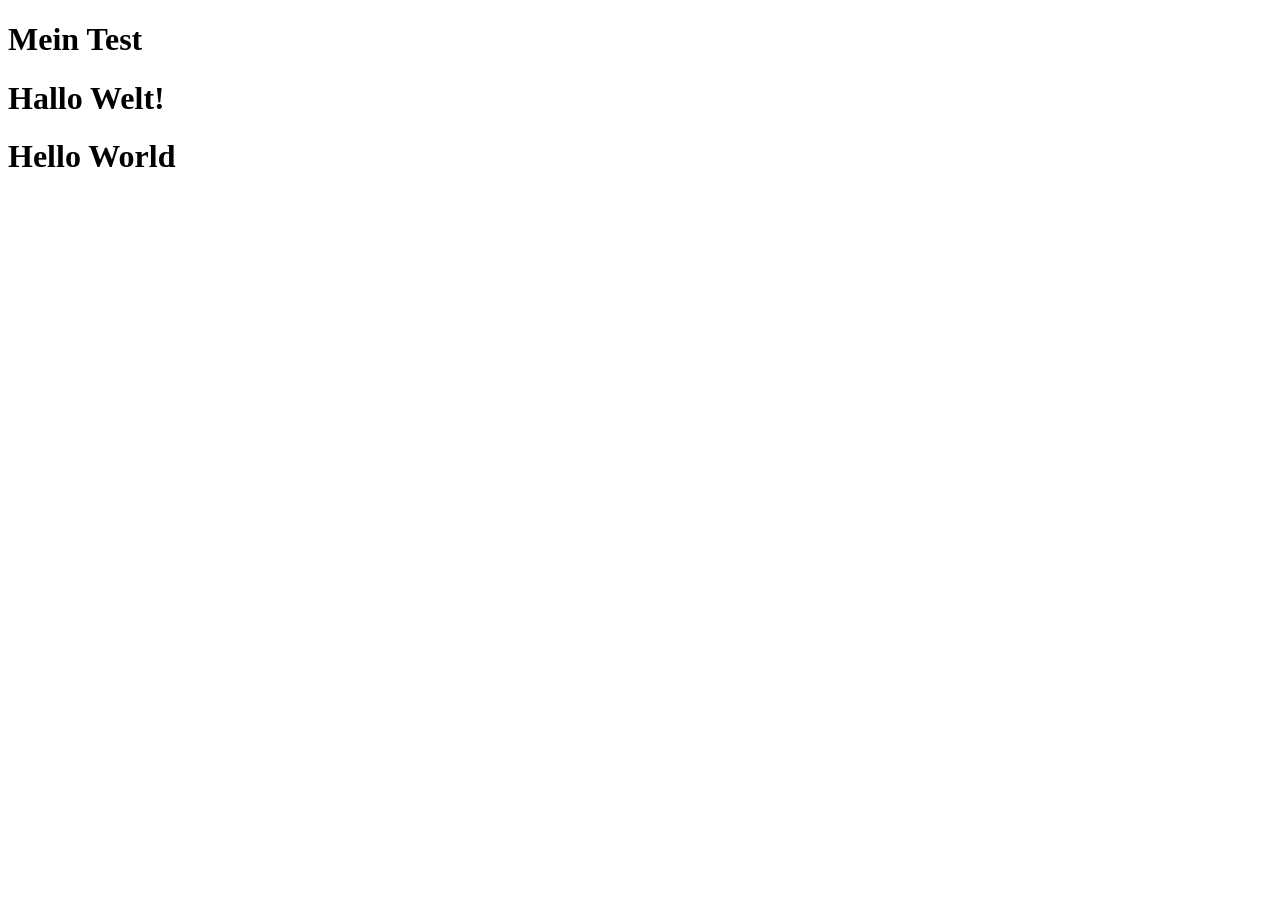
<file: index.html>
<!DOCTYPE html>
<html lang="en">
<head>
    <meta charset="UTF-8">
    <meta name="viewport" content="width=device-width, initial-scale=1.0">
     <title>Document</title>
</head>

<body>
<h1>Mein Test</h1>    
 <h1>Hallo Welt!</h1>
 <h1>Hello World</h1>
</body>
</html>
</file>
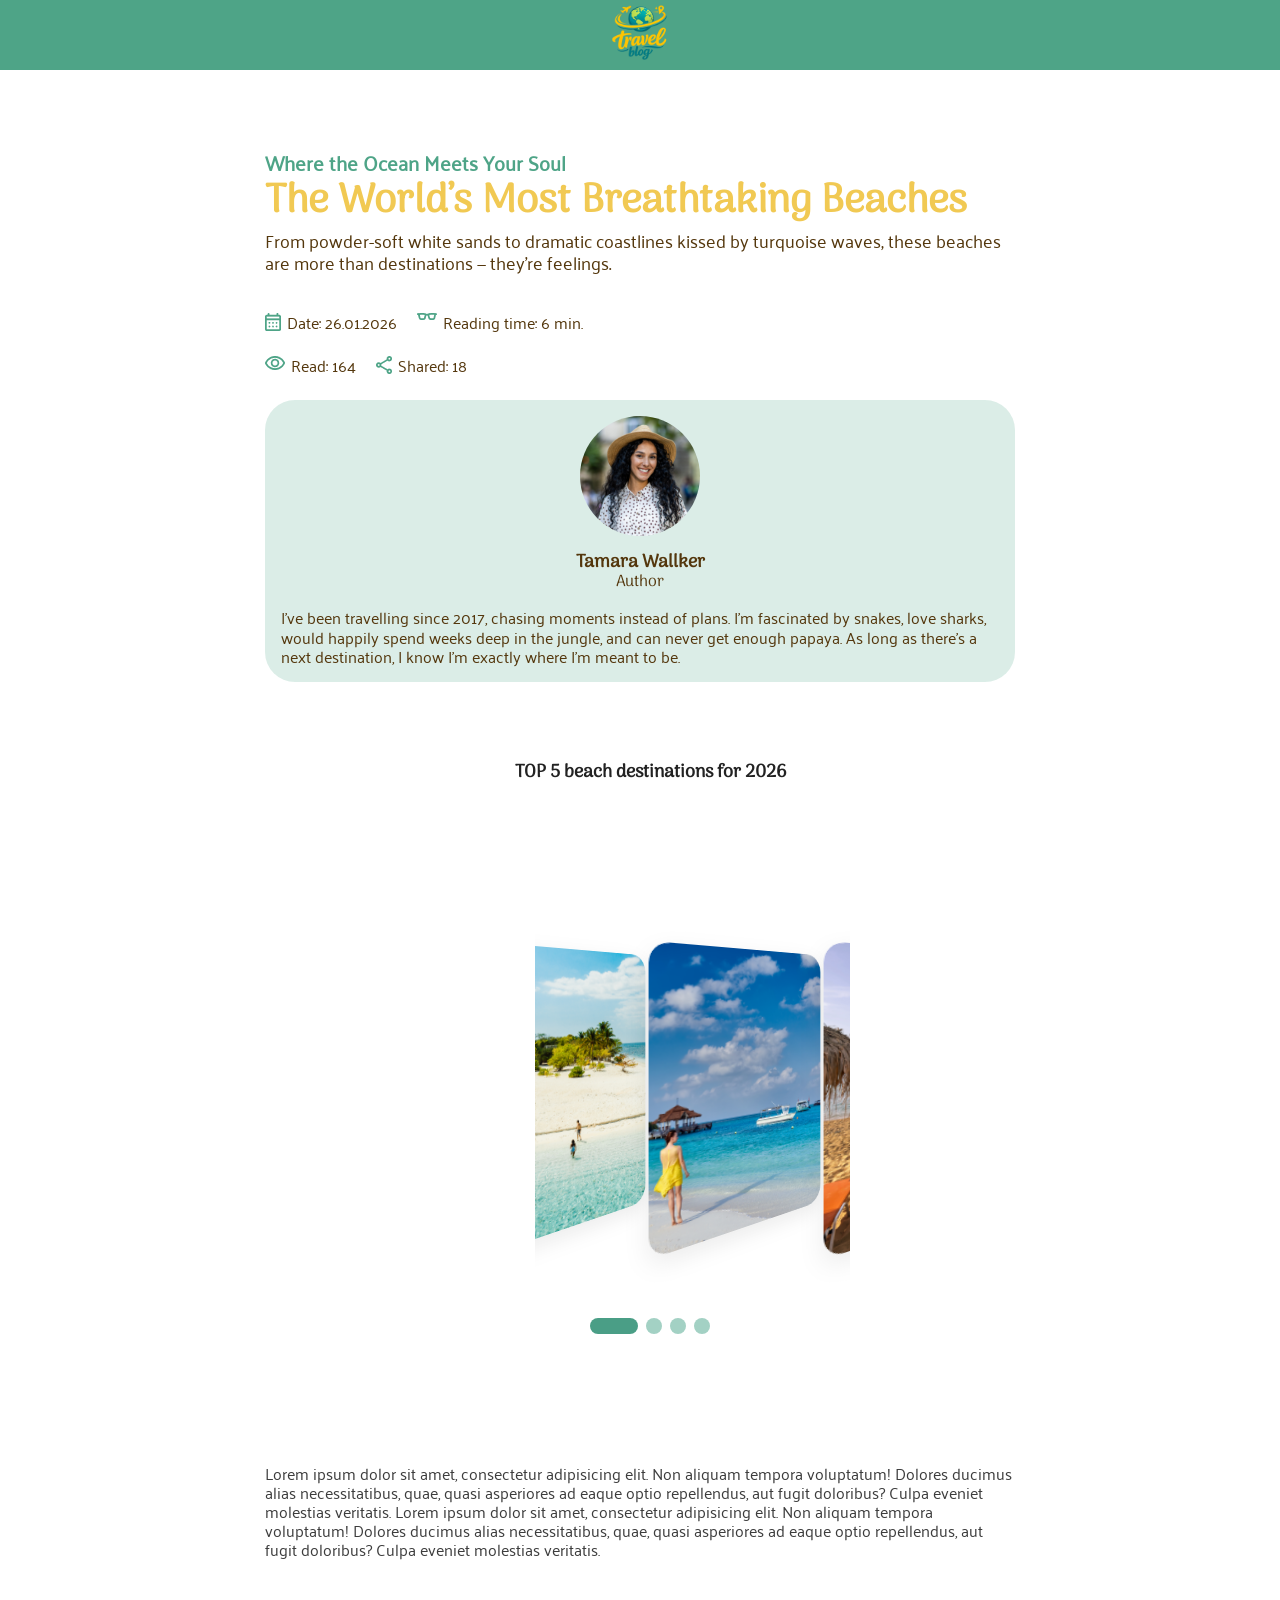
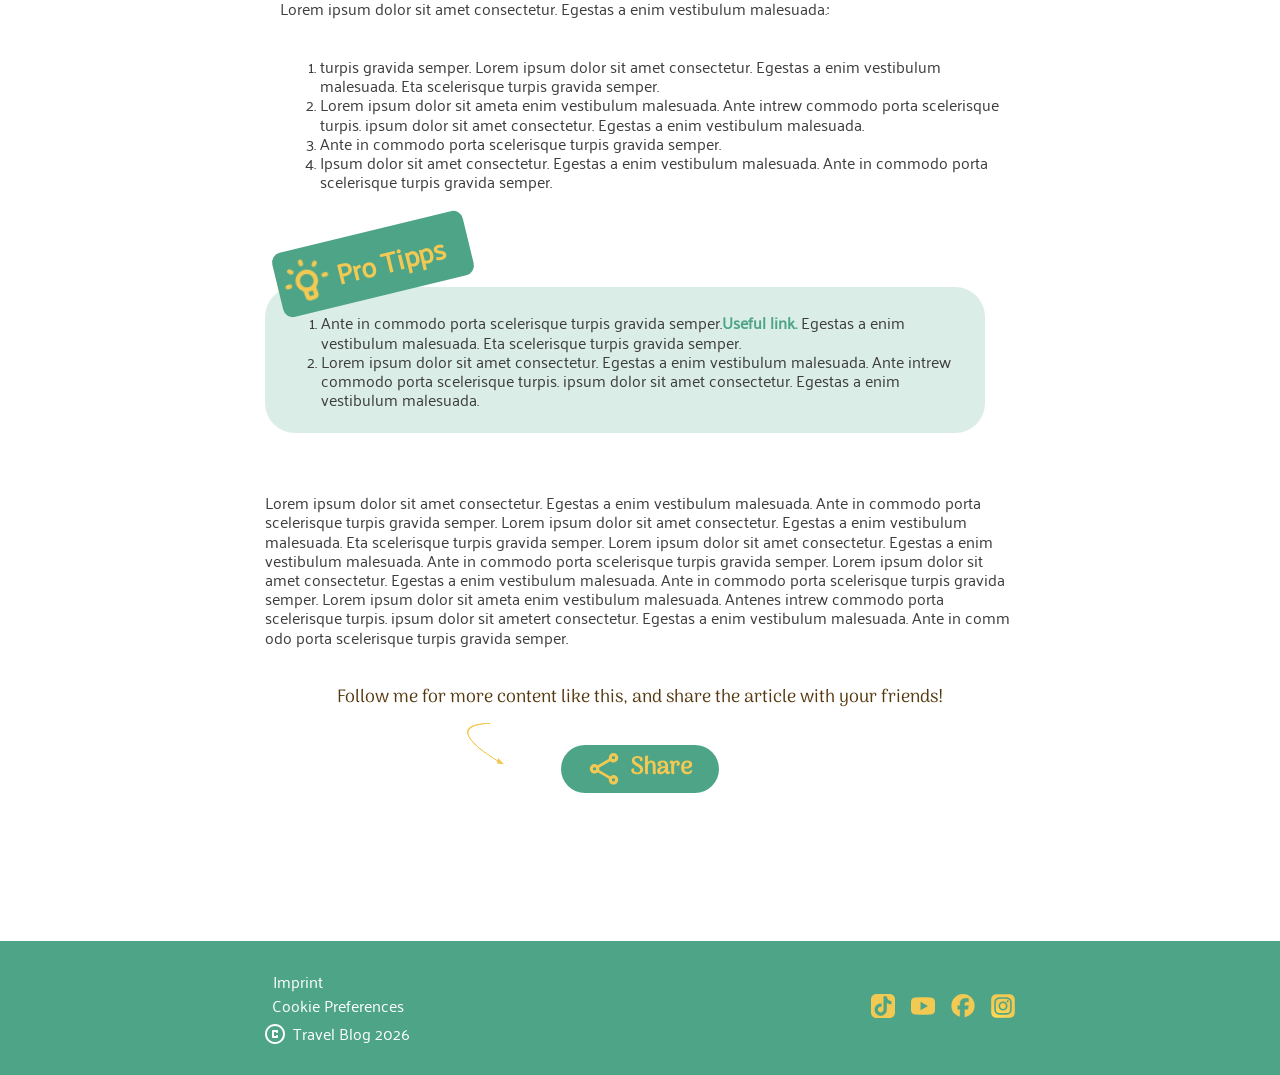
<file: article_01.html>
<!DOCTYPE html>
<html lang="en">

<head>
    <meta charset="UTF-8">
    <meta name="viewport" content="width=device-width, initial-scale=1.0">
    <title>Article_01</title>
    <link rel="stylesheet" href="./article_01_style.css">
    <link rel="icon" type="image/png" href="./assets/icon/travel_blog_icon.svg">
</head>

<body>
    <section class="navbar">
        <div class="container">
            <div class="nav">
                <a href="homepage.html">
                    <img src="./assets/icon/travel_blog_icon.svg" alt="Logo" class="logo">
                </a>
                <ul class="nav-links">
                    <li><a href="homepage.html#highlights-id">
                            <div class="links">
                                <p class="links-text">Highlights</p><img class="links-underline"
                                    src="./assets/icon/hover_highlights_linie.png">
                            </div>
                        </a></li>
                    <li><a href="homepage.html#faQ-id">
                            <div class="links">
                                <p class="links-text">FAQ</p><img class="links-underline"
                                    style="width: 54.42px; height: 4.87px;    margin-top: -5px;"
                                    src="./assets/icon/hover_faq_linie.png">
                            </div>
                        </a></li>
                    <li><a href="homepage.html#contact-id">
                            <div class="links">
                                <p class="links-text">Contact</p><img class="links-underline"
                                    src="./assets/icon/hover_contact_linie.png">
                            </div>
                        </a></li>
                    <!-- <li><a href="">FAQ</a></li>
                    <li><a href="">Contact</a></li> -->
                </ul>
            </div>
        </div>
    </section>
    <main class="main">
        <section class="content">
            <section class="definition">
                <div class="definition-text">
                    <div class="definition-text-frame">
                        <p class="header">
                            Where the Ocean Meets Your Soul
                        </p>
                        <h1>
                            The World’s Most Breathtaking Beaches
                        </h1>
                        <p class="p-content">
                            From powder-soft white sands to dramatic coastlines kissed by turquoise waves, these beaches
                            are
                            more
                            than destinations — they’re feelings.
                        </p>
                    </div>

                    <div class="definition-info">

                        <div class="definition-line">

                            <div class="definition-info-item">
                                <img src="./assets/icon/calendar_month.png" alt="calendar" class="article-img-calendar">
                                <p class="article-text">Date: 26.01.2026</p>
                            </div>
                            <div class="definition-info-item">
                                <img src="./assets/icon/eyeglasses_2.png" alt="reading_time"
                                    class="article-img-reading">
                                <p class="article-text">Reading time: 6 min.</p>
                            </div>
                        </div>

                        <div class="definition-line">

                            <div class="definition-info-item">
                                <img src="./assets/icon/visibility.png" alt="views" class="article-img-views">
                                <p class="article-text">Read: 164</p>
                            </div>
                            <div class="definition-info-item">
                                <img src="./assets/icon/share.png" alt="shared" class="article-img-shared">
                                <p class="article-text">Shared: 18</p>
                            </div>

                        </div>
                    </div>
                </div>
                <div class="definition-card">
                    <img src="./assets/icon/Person_Profile_Picture_01_icon.svg" alt="profile" class="card-img">
                    <div class="card-title">
                        <p class="card-name">Tamara Wallker</p>
                        <p class="card-title">Author</p>
                    </div>
                    <div class="card-text">
                        <p>
                            I’ve been travelling since 2017, chasing moments instead of plans.
                            I’m fascinated by snakes, love sharks, would happily spend weeks deep in the jungle, and can
                            never
                            get enough papaya. As long as there’s a next destination, I know I’m exactly where I’m meant
                            to
                            be.
                        </p>
                    </div>
                </div>
            </section>

            <section class="slider">
                <h4 class="slider-title">TOP 5 beach destinations for 2026</h4>

                <div class="slider-container">
                    <!-- Gizli Kontrol Butonları -->
                    <input type="radio" name="slider" id="slide1" checked>
                    <input type="radio" name="slider" id="slide2">
                    <input type="radio" name="slider" id="slide3">
                    <input type="radio" name="slider" id="slide4">
                    <!-- <input type="radio" name="slider" id="slide5"> -->
                    <!-- Görsel İçerik Alanı -->
                    <div class="slider-window">
                        <div class="slider-content">

                            <div class="slider-element"><img src="./assets/img/Beach_01.jpg" alt="Beach_01"></div>
                            <div class="slider-element"><img src="./assets/img/Beach_02.jpg" alt="Beach_02"></div>
                            <div class="slider-element"><img src="./assets/img/Beach_03.jpg" alt="Beach_03"></div>
                            <div class="slider-element"><img src="./assets/img/Beach_04.jpg" alt="Beach_04"></div>
                            <div class="slider-element"><img src="./assets/img/Ozean.jpg" alt="Beach_05"></div>
                        </div>

                    </div>
                     <!-- HTML Label Etiketleri (Tıklanabilir Butonlar) -->
        <div class="slider-nav">
            <label for="slide1"></label>
            <label for="slide2"></label>
            <label for="slide3"></label>
            <label for="slide4"></label>
            <!-- <label for="slide5"></label> -->
        </div>

    </div>

            </section>

            <article class="info">
                Lorem ipsum dolor sit amet, consectetur adipisicing elit.
                Non aliquam tempora voluptatum! Dolores ducimus alias
                necessitatibus, quae, quasi
                asperiores ad eaque optio repellendus, aut
                fugit doloribus? Culpa eveniet molestias veritatis.
                Lorem ipsum dolor sit amet, consectetur adipisicing elit.
                Non aliquam tempora voluptatum! Dolores ducimus alias
                necessitatibus, quae, quasi
                asperiores ad eaque optio repellendus, aut
                fugit doloribus? Culpa eveniet molestias veritatis.

            </article>

            <article class="info-list">
                <p>Lorem ipsum dolor sit amet consectetur. Egestas a enim vestibulum malesuada.:</p>
                <br>
                <br>
                <ol>
                    <li>turpis gravida <span>semper.</span> Lorem ipsum dolor sit amet consectetur. Egestas a enim
                        vestibulum malesuada. Eta scelerisque turpis gravida semper. </li>
                    <li><span>Lorem ipsum</span> dolor sit ameta enim vestibulum malesuada. Ante intrew commodo porta
                        scelerisque turpis. ipsum dolor sit amet consectetur. Egestas a enim vestibulum malesuada. </li>
                    <li>Ante in commodo porta <span>scelerisque</span> turpis gravida semper. </li>
                    <li>Ipsum dolor sit amet consectetur. Egestas a enim vestibulum malesuada. Ante in commodo porta
                        scelerisque turpis gravida semper. </li>
                </ol>
            </article>

            <div class="pro-tipps">
                <div class="pro-tipps-title">
                    <img src="./assets/icon/pro-tipp.png" alt="tipps" class="pro-tipps-img">
                    <p>Pro Tipps</p>
                </div>
                <div class="pro-tipps-list">
                    <ol>
                        <li>Ante in commodo porta scelerisque turpis gravida semper.<span>Useful link.</span> Egestas a
                            enim
                            vestibulum malesuada. Eta scelerisque turpis gravida semper. </li>
                        <li>Lorem ipsum dolor sit amet consectetur. Egestas a enim vestibulum malesuada. Ante intrew
                            commodo porta scelerisque turpis. ipsum dolor sit amet consectetur. Egestas a enim
                            vestibulum malesuada. </li>
                    </ol>
                </div>
            </div>

            <article class="info">
                Lorem ipsum dolor sit amet consectetur. Egestas a enim vestibulum malesuada. Ante in commodo porta
                scelerisque turpis gravida semper. Lorem ipsum dolor sit amet consectetur. Egestas a enim vestibulum
                malesuada. Eta scelerisque turpis gravida semper. Lorem ipsum dolor sit amet consectetur.
                Egestas a enim vestibulum malesuada. Ante in commodo porta scelerisque turpis gravida semper. Lorem
                ipsum dolor sit amet consectetur. Egestas a enim vestibulum malesuada. Ante in commodo porta scelerisque
                turpis gravida semper. Lorem ipsum dolor sit ameta enim vestibulum malesuada. Antenes intrew commodo
                porta scelerisque turpis. ipsum dolor sit ametert consectetur. Egestas a enim vestibulum malesuada. Ante
                in comm odo porta scelerisque turpis gravida semper.

            </article>

            <div class="follow-and-share">
                <p class="follow-text">Follow me for more content like this, and share the article with your friends!
                </p>
                <img src="./assets/icon/arrow.png" alt="arrow" class="follow-arrow">


                <div class="share-buttons">
                    <!-- <div class="share-main"> -->
                    <div class="share-button">
                        <a href="">

                            <img src="./assets/icon/share_yellow_icon.svg" alt="share" class="share-img">
                            <p class="share-text">Share</p>

                        </a>
                    </div>
                    <div class="share-popup-links">
                        <div class="share-icon">
                            <img src="./assets/icon/share.png">
                        </div>
                        <div class="links">
                            <div class="link-div">
                                <a href="https://www.linkedin.com/">LinkedIn</a>
                                </div>
                                <div class=" link-div">
                                    <a href="https://wa.me/905001234567" target="_blank">WhatsApp</a>
                            </div>
                        </div>

                        <!-- </div> -->
                    </div>
                </div>
            </div>

        </section>
    </main>

    <section class="footer">
        <div class="footer-container">
            <div class="footer-left">

                <div class="copyright-and-name">
                    <img src="./assets/icon/copyright_icon.svg" alt="copyright" class="copyright-img">
                    <span class="copyright-text">Travel Blog 2026</span>
                </div>
                <div class="footer-left-reverse">
                    <a href="./impressum.html" class="slide-imprint">Imprint</a>
                    <a href="">Cookie Preferences</a>
                </div>

            </div>

            <div class="footer-right">
                <a href="https://www.tiktok.com/en/">
                    <img src="./assets/icon/Tiktok_icon.svg" alt="tiktok" class="social-media-icon">
                </a>
                <a href="https://www.youtube.com/en/">
                    <img src="./assets/icon/youtube_icon.svg" alt="youtube" class="social-media-icon">
                </a>
                <a href="https://www.facebook.com/">
                    <img src="./assets/icon/facebook_icon.svg" alt="facebook" class="social-media-icon">
                </a>
                <a href="https://www.instagram.com/">
                    <img src="./assets/icon/Instagram_icon.svg" alt="instagram" class="social-media-icon">
                </a>
            </div>

        </div>
    </section>

    <section class="menu-bar-mobile">
        <div class="menu-bar-container">
            <a href="homepage.html"><img src="./assets/icon/home_icon.svg" alt="home-icon"></a>
            <a href="homepage.html#highlights-id"><img src="./assets/icon/rocket_launch_icon.svg" alt="rocket-icon"></a>
            <a href="homepage.html#faq-id"><img src="./assets/icon/live_help_icon.svg" alt="help-icon"></a>
            <a href="homepage.html#contact-id"><img src="./assets/icon/person_pin_icon.svg" alt="person-icon"></a>
        </div>

    </section>
</body>

</html>
</file>
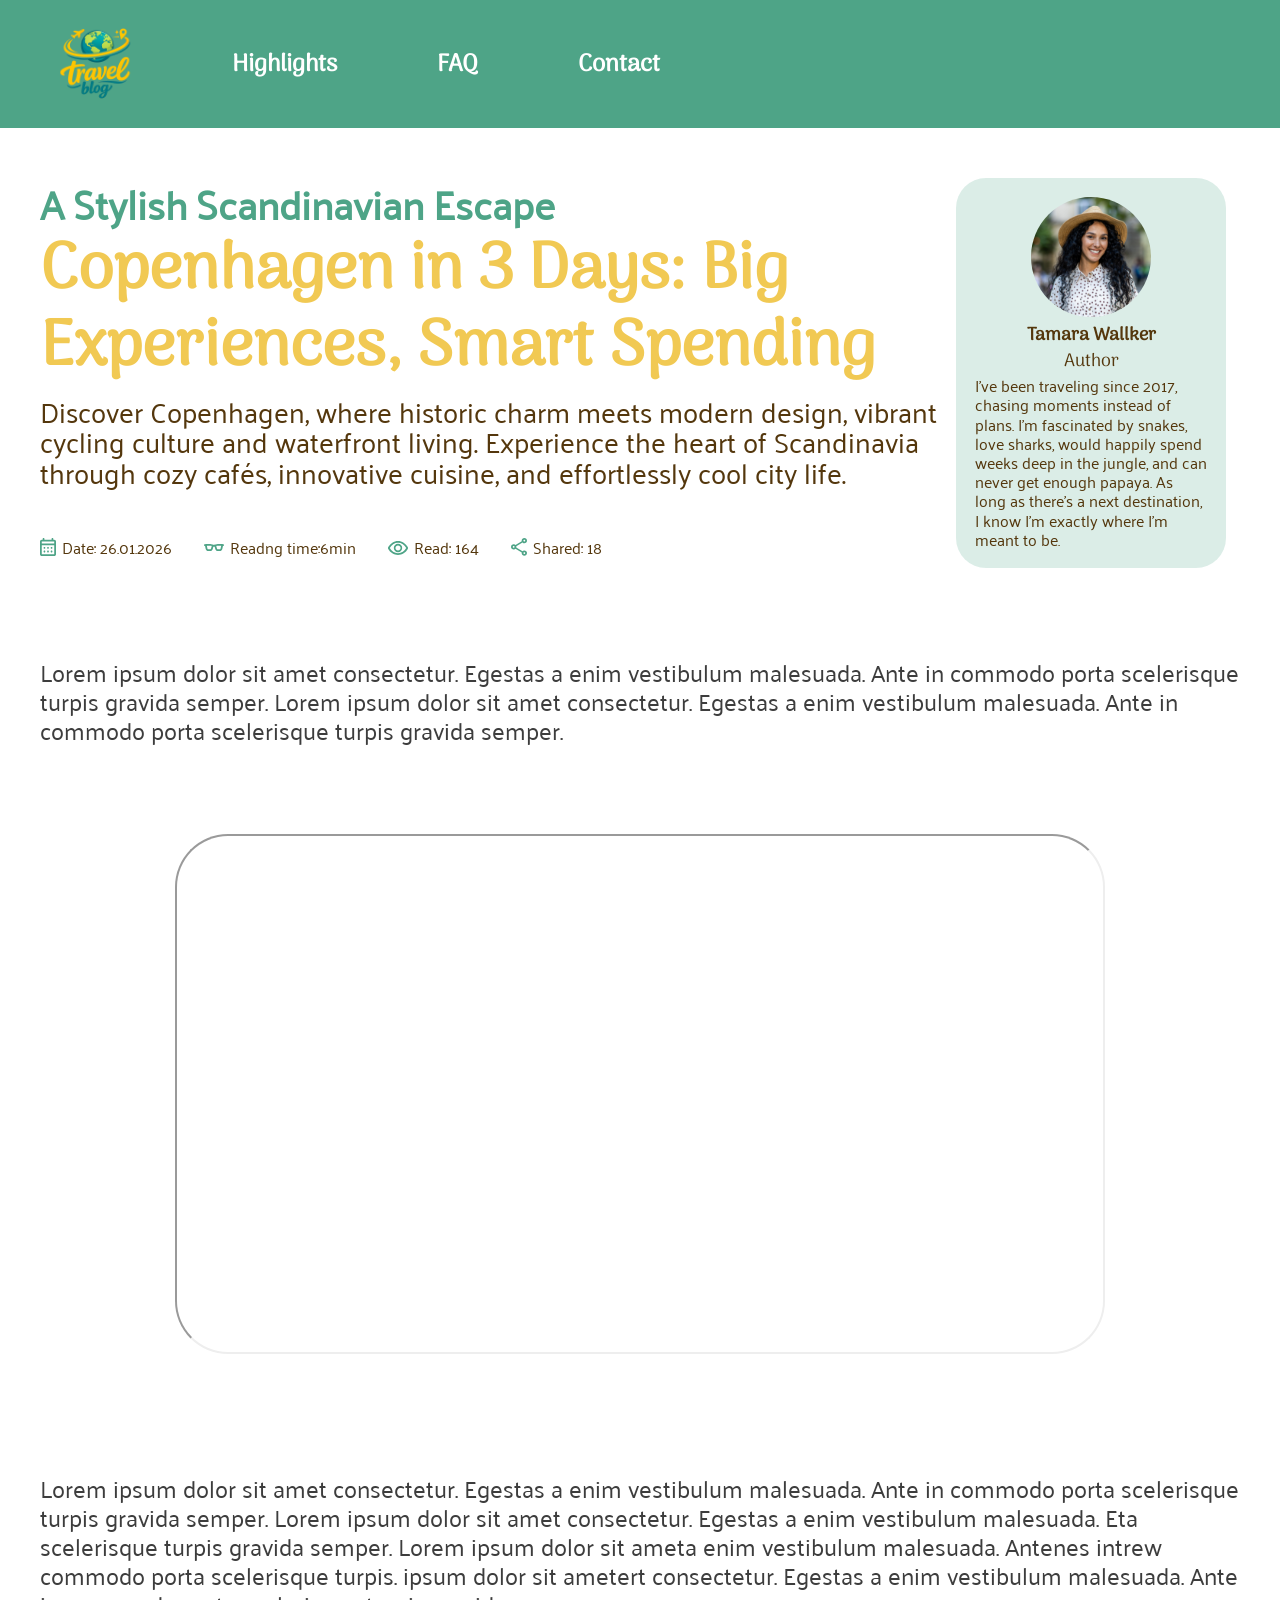
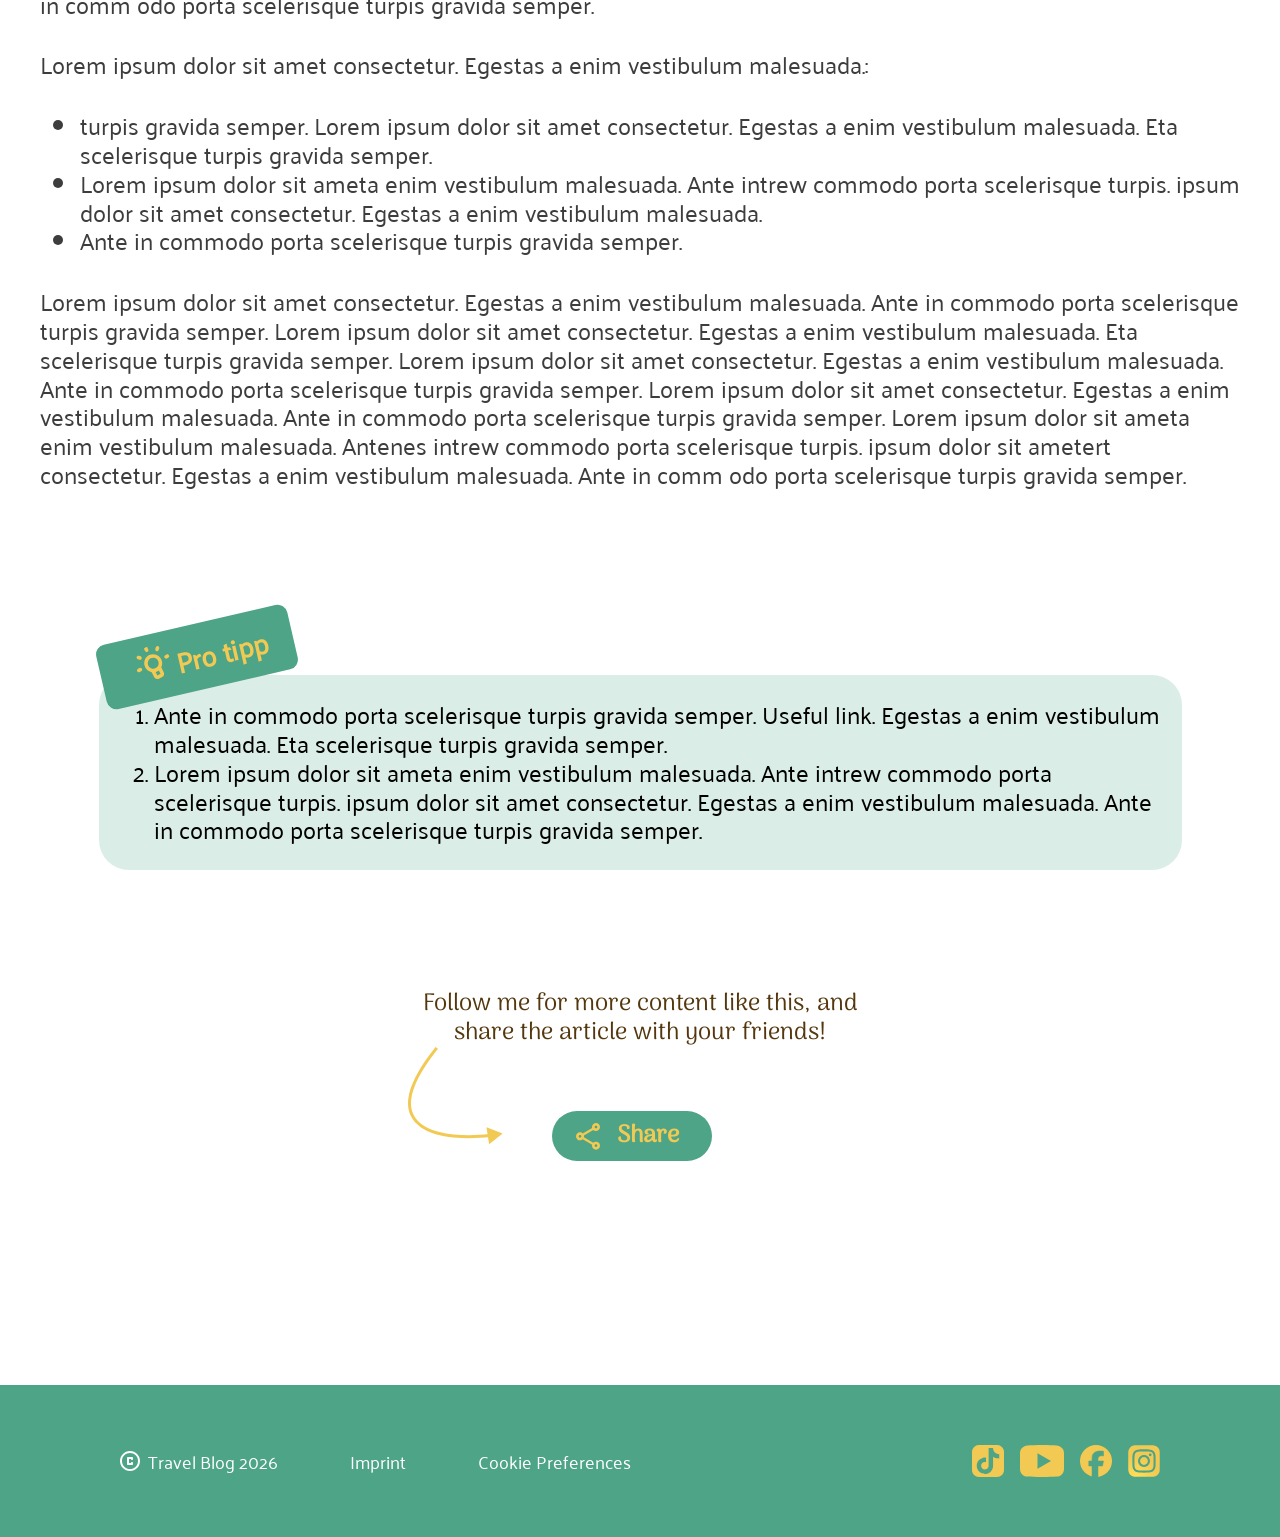
<file: article_02.html>
<!doctype html>
<html lang="en">
  <head>
    <meta charset="UTF-8" />
    <meta name="viewport" content="width=device-width, initial-scale=1.0" />
    <link rel="stylesheet" href="article_02_style.css" />
    <link rel="icon" type="img/png" href="assets/icon/travel_blog_icon.svg"/>

    <title>Blog Article_02</title>
  </head>

  <body>

    <header>
        <div class="content-container header-content">
            <img src="./assets/icon/travel_blog_icon.svg" alt="Travel Blog Icon">

            <nav>
                <a href="homepage.html#highlights-id">
                    Highlights
                    <img  class="underline-highlights"  src="./assets/img/Vector 11.png" alt="Highlights">
                </a>

                <a href="homepage.html#faq-id">
                    FAQ
                    <img class="underline-faq"  src="./assets/img/Vector 13.png" alt="faq">
                </a>

                <a href="homepage.html#contact-id">
                    Contact
                    <img class="underline-contact" src="./assets/img/Vector 12.png" alt=contact"">
                </a>
            </nav>
        </div>
    </header>
   

    <main class="main">
      <section class="main-text">
        <h2>A Stylish Scandinavian Escape</h2>
        <h1>Copenhagen in 3 Days: Big Experiences, Smart Spending</h1>
        <p>
          Discover Copenhagen, where historic charm meets modern design, vibrant
          cycling culture and waterfront living. Experience the heart of
          Scandinavia through cozy cafés, innovative cuisine, and effortlessly
          cool city life.
        </p>

        <div class="main-text-infos">
          <div class="infos-row">
          <div class="main-text-infos-calendar">
            <img src="assets/icon/calendar_icon.svg" alt="calendar"/>
            <p>Date: 26.01.2026</p>
          </div>
          
           
       
          <div class="main-text-infos-eyeglass">
            <img src="assets/icon/eyeglasses_icon.svg" alt="eyeglasses"/>
            <p>Readng time:6min</p>
          </div>
          </div> 
            <div class="infos-row">
          <div class="main-text-infos-eye">
            <img src="assets/icon/eye_icon.svg" alt=eye"/>
            <p>Read: 164</p>
          </div>
        
          <div class="main-text-infos-share">
            <img src="assets/icon/share_green_icon.svg" alt="share-icon"/>
            <p>Shared: 18</p> 
          </div>
        </div>
        </div>
      </section>

      <div class="table">
        <table>
          <tr>
            <th>
              <img
                src="assets/icon/Person_Profile_Picture_01_icon.svg"
                alt=" Tamara Wallker-profile pic"
              />
            </th>
          </tr>
          <tr>
            <th class="table-profilename">Tamara Wallker</th>
          </tr>

          <tr>
            <th class="table-author">Author</th>
          </tr>

          <tr>
            <td class="table-text">
              I’ve been traveling since 2017, chasing moments instead of plans.
              I’m fascinated by snakes, love sharks, would happily spend weeks
              deep in the jungle, and can never get enough papaya. As long as
              there’s a next destination, I know I’m exactly where I’m meant to
              be.
            </td>
          </tr>
        </table>
      </div>
    </main>

 <div class="main-bottom-text">
            <p>Lorem ipsum dolor sit amet consectetur. Egestas a enim vestibulum malesuada.
                 Ante in commodo porta scelerisque turpis gravida semper. 
                  Lorem ipsum dolor sit amet consectetur. Egestas a enim vestibulum malesuada. 
                Ante in commodo porta scelerisque turpis gravida semper. </p>

              
</div>

<section class="video-section">
  <iframe src="https://www.youtube.com/embed/tHUJDeGKFT8"  title="Iframe Example"></iframe>
</section>

<section class="info-text">
  <p>
    Lorem ipsum dolor sit amet consectetur. Egestas a enim vestibulum malesuada. Ante in commodo porta scelerisque turpis gravida semper.  Lorem ipsum dolor sit amet consectetur. Egestas a enim vestibulum malesuada. Eta scelerisque turpis gravida semper. Lorem ipsum dolor sit ameta enim vestibulum malesuada. Antenes intrew commodo porta scelerisque turpis. ipsum dolor sit ametert consectetur. Egestas a enim vestibulum malesuada.
    Ante in comm odo porta scelerisque turpis gravida semper. </p>
  
  <p>
    Lorem ipsum dolor sit amet consectetur. Egestas a enim vestibulum malesuada.: </p>

  <ul class="info-text-list">
    <li>turpis gravida semper.  Lorem ipsum dolor sit amet consectetur. Egestas a enim vestibulum malesuada.
       Eta scelerisque turpis gravida semper.</li>
    <li>Lorem ipsum dolor sit ameta enim vestibulum malesuada. Ante intrew commodo porta scelerisque turpis. ipsum dolor sit amet consectetur. Egestas a enim vestibulum malesuada.</li>
    <li>Ante in commodo porta scelerisque turpis gravida semper.</li>
  </ul>

  <p>
    Lorem ipsum dolor sit amet consectetur. Egestas a enim vestibulum malesuada. Ante in commodo porta scelerisque turpis gravida semper.  Lorem ipsum dolor sit amet consectetur. Egestas a enim vestibulum malesuada. Eta scelerisque turpis gravida semper. Lorem ipsum dolor sit amet consectetur. 
    Egestas a enim vestibulum malesuada. Ante in commodo porta scelerisque turpis gravida semper.  Lorem ipsum dolor sit amet consectetur. Egestas a enim vestibulum malesuada. Ante in commodo porta scelerisque turpis gravida semper. Lorem ipsum dolor sit ameta enim vestibulum malesuada. Antenes intrew commodo porta scelerisque turpis. ipsum dolor sit ametert consectetur. Egestas a enim vestibulum malesuada.
    Ante in comm odo porta scelerisque turpis gravida semper.  </p>
  

</section>


<section class="pro-tipp">
  <div class="pro-tipp-tag-container">
    <div class="pro-tipp-tag">
      <img src="assets/icon/lightball_icon.svg" alt="lightball"/>
      <p>Pro tipp</p>
    </div>
  </div>
  

  <div class="pro-tipp-box">

    <ol>

      <li>Ante in commodo porta scelerisque turpis gravida semper.

      Useful link. Egestas a enim vestibulum malesuada. Eta scelerisque turpis gravida semper.</li>  
      <li>Lorem ipsum dolor sit ameta enim vestibulum malesuada. Ante intrew commodo porta scelerisque turpis.
         ipsum dolor sit amet consectetur. Egestas a enim vestibulum malesuada. Ante in commodo porta scelerisque turpis gravida semper. </li>

    </ol>
  </div>
</section>


<section class="cta-share">
  <p>Follow me for more content like this, 
    and share the article with your friends!</p>
    <div class="arrow-share-buttton-section ">
      <div class="cta-share-arrow">
        <img src="assets/icon/arrow_swing.svg" alt="yellow-arrow"/>
      </div>
      
      <div class="cta-share-button-section">
        <a class="cta-share-button" href="">
          <img src="assets/icon/share_yellow_icon.svg">
          <p>Share</p>
        </a>
      
      <div class="share-links">
        <img src="assets/icon/share.png" alt="share-icon"/>
        <div class="share-links-social-media">
          <a class="linkedin" href="https://www.linkedin.com/">LinkedIn</a>
          <a class="whatsapp" href="https://www.whatsapp.com/">Whatsapp</a>
        </div>
      </div>
    </div>
  
  </section>

   <footer>
        <div class="content-container footer-content">
           <div class="footer-information">
            <div class="copyright-information">
              <img src="./assets/icon/copyright_icon.svg" alt="Copyright Icon">
              <p>Travel Blog 2026</p>
            </div>
           <a href="./impressum.html">Imprint</a>
            <p>Cookie Preferences</p>
          </div>
            <nav class="footer-navbar">
                <a href="https://www.tiktok.com/de-DE/" target="_blank">
                    <img src="./assets/icon/Tiktok_icon.svg" alt="Tiktok Icon">
                </a>
                <a href="https://www.youtube.com/" target="_blank">
                    <img src="./assets/icon/youtube_icon.svg" alt="Youtube Icon">
                </a>
                <a href="https://www.facebook.com/login/?next=https%3A%2F%2Fwww.facebook.com%2F%3Flocale%3Dde_DE"
                    target="_blank">
                    <img src="./assets/icon/facebook_icon.svg" alt="Facebook Icon">
                </a>
                <a href="https://www.instagram.com/?hl=de" target="_blank">
                    <img src="./assets/icon/Instagram_icon.svg" alt="Instagram Icon">
                </a>
            </nav>
        </div>

    </footer>

    <section class="mobile-bottom-nav">
        <a href="homepage.html" ><img src="assets/icon/home_icon.svg" alt="home-icon"></a>
        <a href="homepage.html#highlights-id" ><img src="assets/icon/rocket_launch_icon.svg" alt="rocket-icon"></a>
        <a href="homepage.html#faq-id" ><img src="assets/icon/live_help_icon.svg" alt="live-help-icon"></a>
        <a href="homepage.html#contact-id" ><img src="assets/icon/person_pin_icon.svg" alt="person-pin-icon"></a>
    

    </section>

</body>
</html>
</file>
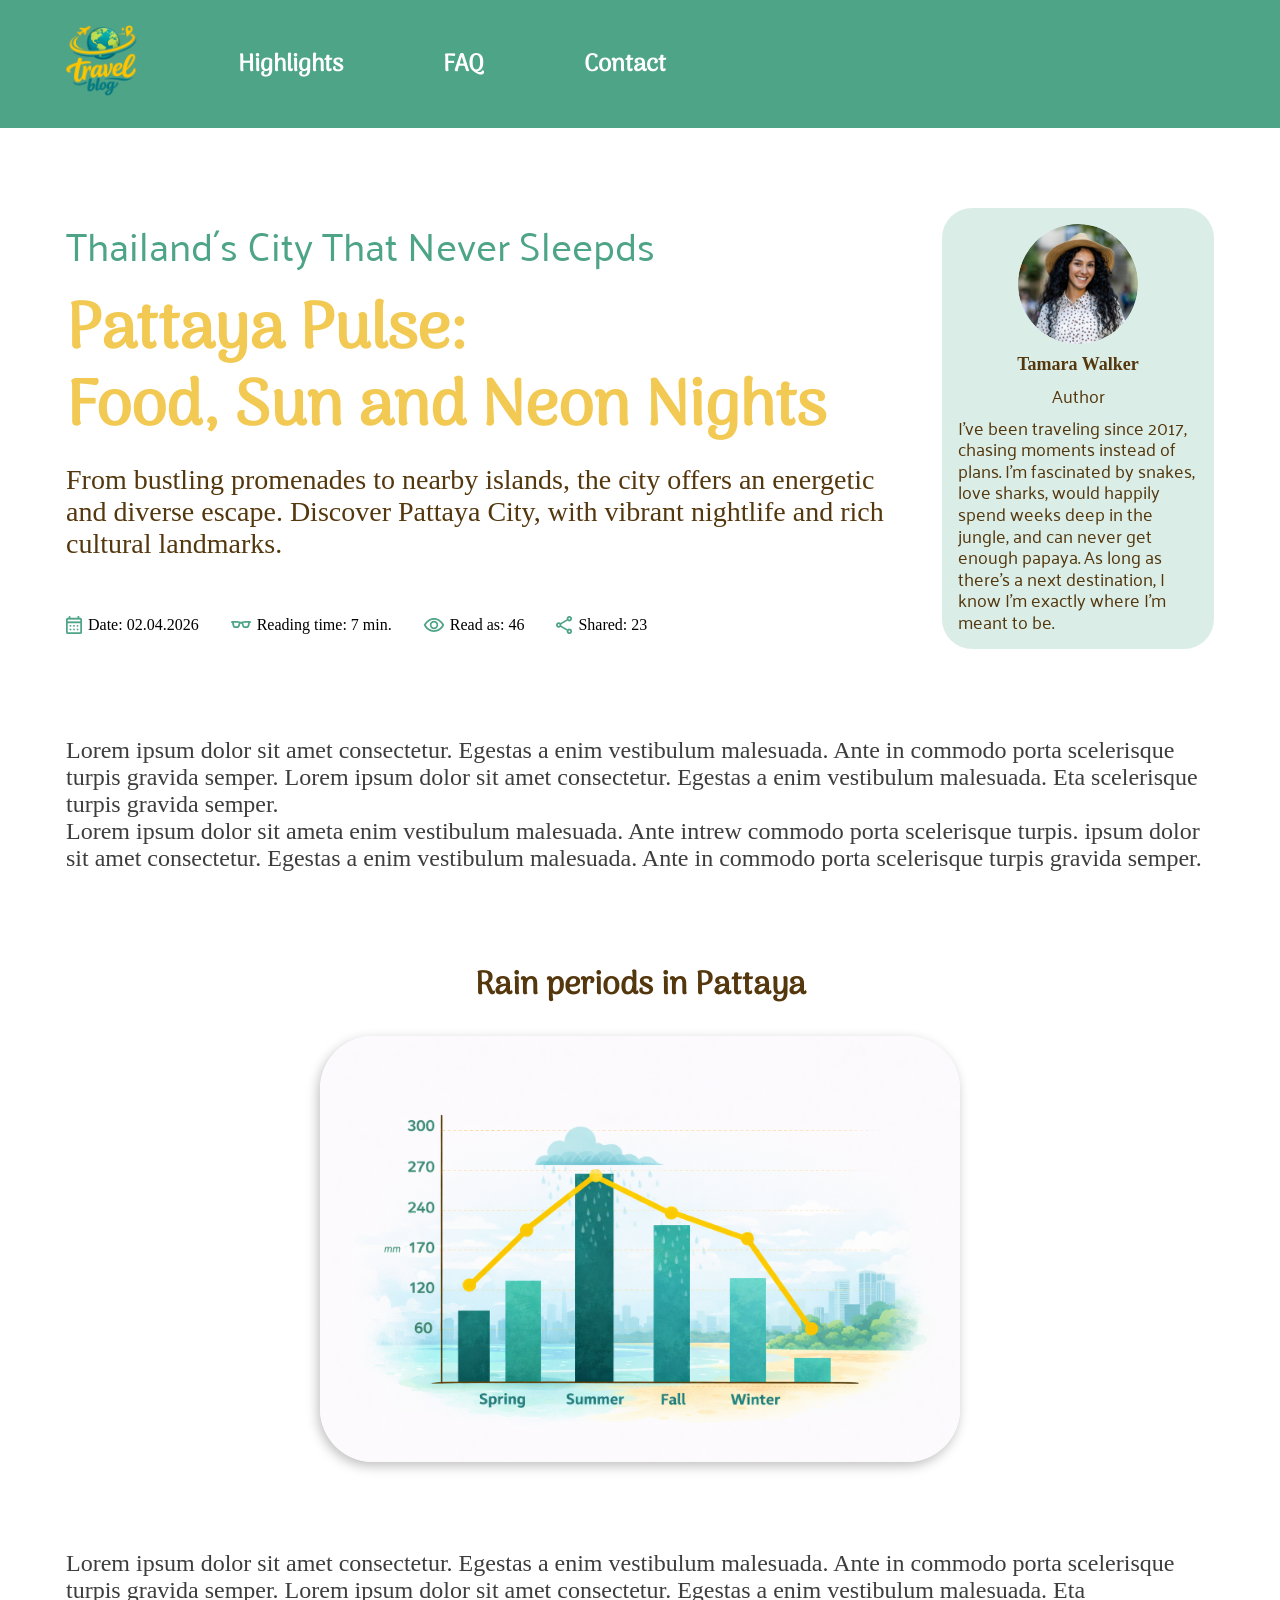
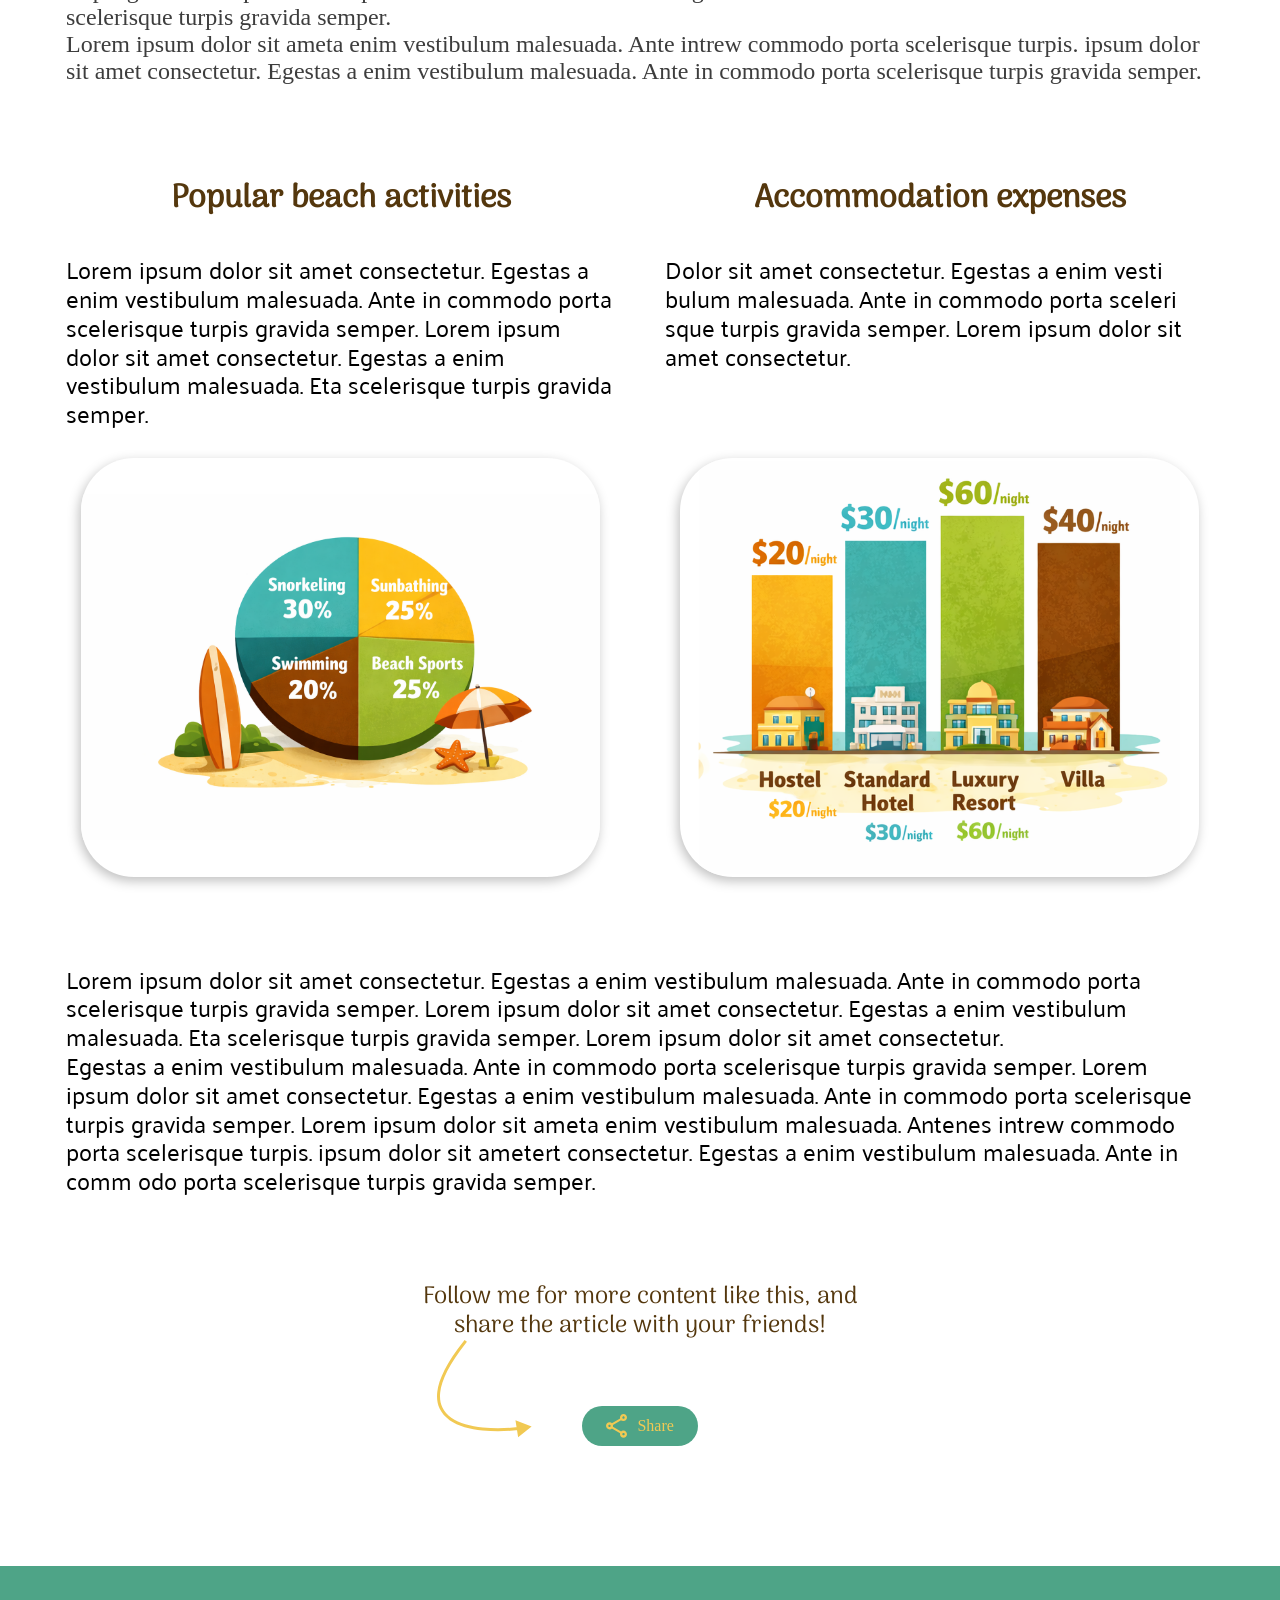
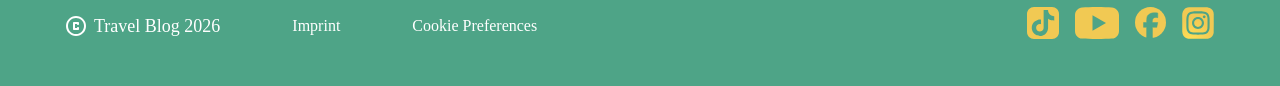
<file: article_03.html>
<!DOCTYPE html>
<html lang="de">

<head>
    <meta charset="UTF-8">
    <meta name="viewport" content="width=device-width, initial-scale=1.0">
    <title>Blogbeitrag Artikel 3</title>
    <link rel="stylesheet" href="article_03_style.css">
    <link rel="icon" type="image/svg+xml" href="./assets/icon/travel_blog_icon.svg">
</head>

<body>



    <header class="header">
        <div class="inline">
            <a href="homepage.html">
                <img src="./assets/icon/travel_blog_icon.svg" alt="Logo von Travel Blog" class="logo">
            </a>

            <nav class="nav-bar">
                <a href="homepage.html#highlights-id">Highlights <img class="underline-highlights" src="./assets/img/Vector 11.png" alt=""></a>
                <a href="homepage.html#faQ-id">FAQ <img class="underline-faq" src="./assets/img/Vector 13.png" alt=""></a>
                <a href="homepage.html#contact-id">Contact <img class="underline-contact" src="./assets/img/Vector 12.png" alt=""></a>

                

        


            </nav>
        </div>

    </header>


    <main>

        <section class="hero-section">
            <div class="hero-text">
                <p class="eyebrow-text">Thailand´s City That Never Sleepds</p>
                <h1> Pattaya Pulse:<br>Food, Sun and Neon Nights</h1>
                <p class="bodytext">From bustling promenades to nearby islands, the city offers an energetic and diverse
                    escape. Discover Pattaya City, with vibrant nightlife and rich cultural landmarks.</p>
                <div class="info">
                    <div class="info-item">
                        <img src="./assets/icon/calendar_month.png" alt="Kalender Icon">
                        <p>Date: 02.04.2026</p>
                    </div>
                    <div class="info-item">
                        <img src="./assets/icon/eyeglasses_icon.svg" alt="Kalender Icon">
                        <p>Reading time: 7 min.</p>
                    </div>

                    <div class="info-item">
                        <img src="./assets/icon/eye_icon.svg" alt="Kalender Icon">
                        <p>Read as: 46</p>
                    </div>
                    <div class="info-item">
                        <img src="./assets/icon/share.png" alt="Kalender Icon">
                        <p>Shared: 23</p>
                    </div>
                </div>



            </div>




            </div>
            <aside class="visitenkarte">
                <img src="./assets/icon/Person_Profile_Picture_01_icon.svg" alt="Tamara Walker">
                <h3> Tamara Walker</h3>
                <p>Author</p>
                <p>I’ve been traveling since 2017, chasing moments instead of plans.
                    I’m fascinated by snakes, love sharks, would happily spend weeks deep in the jungle, and can never
                    get enough papaya. As long as there’s a next destination, I know I’m exactly where I’m meant to be.
                </p>

            </aside>

        </section>



        <section class="textsection">
            <p>Lorem ipsum dolor sit amet consectetur. Egestas a enim vestibulum malesuada. Ante in commodo porta
                scelerisque turpis gravida semper. Lorem ipsum dolor sit amet consectetur. Egestas a enim vestibulum
                malesuada. Eta scelerisque turpis gravida semper.<br>
                Lorem ipsum dolor sit ameta enim vestibulum malesuada. Ante intrew commodo porta scelerisque turpis.
                ipsum dolor sit amet consectetur.
                Egestas a enim vestibulum malesuada. Ante in commodo porta scelerisque turpis gravida semper. </p>

        </section>

        <section class="grafik-section">
            <h2>Rain periods in Pattaya</h2>
            <img src="./assets/img/Statistics_02.png" alt="Diagram: Regenzeit in Pattaya">

        </section>

        <section class="textsection unter-grafik">
            <p>Lorem ipsum dolor sit amet consectetur. Egestas a enim vestibulum malesuada. Ante in commodo porta
                scelerisque turpis gravida semper.
                Lorem ipsum dolor sit amet consectetur. Egestas a enim vestibulum malesuada. Eta<br> scelerisque turpis
                gravida semper.<br>
                Lorem ipsum dolor sit ameta enim vestibulum malesuada. Ante intrew commodo porta
                scelerisque turpis.
                ipsum dolor sit amet consectetur. Egestas a enim vestibulum malesuada. Ante in commodo porta scelerisque
                turpis gravida semper.</p>

        </section>

        <section class="statistics-section">
            <div class="two-grafik">
                <h3>Popular beach activities</h3>
                <p>Lorem ipsum dolor sit amet consectetur. Egestas a enim vestibulum malesuada. Ante in commodo porta
                    scelerisque turpis gravida semper. Lorem ipsum dolor sit amet consectetur. Egestas a enim vestibulum
                    malesuada. Eta scelerisque turpis gravida semper.</p>
                <img src="./assets/img/Statistics_01.png" alt="Diagramm: beliebte Strandaktivitäten">

            </div>

            <div class="two-grafik">
                <h3>Accommodation expenses</h3>
                <p>Dolor sit amet consectetur. Egestas a enim vesti bulum malesuada.
                    Ante in commodo porta sceleri sque turpis gravida semper. Lorem ipsum dolor sit amet consectetur.
                </p>
                <img src="./assets/img/Statistics_03.png" alt="diagramm: unterkunfstkosten">


            </div>
        </section>

        <section class="text-section">
            <p>Lorem ipsum dolor sit amet consectetur. Egestas a enim vestibulum malesuada. Ante in commodo porta
                scelerisque turpis gravida semper. Lorem ipsum dolor sit amet consectetur. Egestas a enim vestibulum
                malesuada. Eta scelerisque turpis gravida semper. Lorem ipsum dolor sit amet consectetur.<br>
                Egestas a enim vestibulum malesuada. Ante in commodo porta scelerisque turpis gravida semper. Lorem
                ipsum dolor sit amet consectetur. Egestas a enim vestibulum malesuada. Ante in commodo porta scelerisque
                turpis gravida semper. Lorem ipsum dolor sit ameta enim vestibulum malesuada. Antenes intrew commodo
                porta scelerisque turpis. ipsum dolor sit ametert consectetur. Egestas a enim vestibulum malesuada. Ante
                in comm odo porta scelerisque turpis gravida semper.</p>


        </section>

        <section class="share-section">
            <p>Follow me for more content like this, and<br>share the article with your friends!</p>

            <div class="share-row">

                <img src="./assets/icon/arrow_swing.svg" alt="Teilen-Button" class="share-pfeil">

                <a href="#" class="share-button">
                    <img src="./assets/icon/share_yellow_icon.svg" alt="Teilensymbol">

                    Share

                </a>
                <div class="share-links">
                    <img src="./assets/icon/share_green_icon.svg" alt="">
                    <div class="share-links-list">
                        <a href="https://www.linkedin.com" target="_blank">LinkedIn</a>
                        <a href="https://www.whatsapp.com" target="_blank">WhatsApp</a>
                    </div>
                </div>


            </div>


        </section>



    </main>

    <footer class="footer">
        <div class="inline footer-inline">

            <div class="footer-links">
                <div class="footer-nav">
                    <a href="./impressum.html">Imprint</a>
                    <a href="#">Cookie Preferences</a>
                </div>
                <p class="copyright">
                    <img src="./assets/icon/copyright_icon.svg" alt="copyright">
                    Travel Blog 2026
                </p>
            </div>

            <div class="socials">
                <a href="https://www.tiktok.com"><img src="./assets/icon/Tiktok_icon.svg" alt="TikTok"></a>
                <a href="https://www.youtube.com"><img src="./assets/icon/youtube_icon.svg" alt="YouTube"></a>
                <a href="https://www.facebook.com"><img src="./assets/icon/facebook_icon.svg" alt="Facebook"></a>
                <a href="https://www.instagram.com"><img src="./assets/icon/Instagram_icon.svg" alt="Instagram"></a>
            </div>

        </div>

    </footer>

    <nav class="menu-bar-mobile">
        <a href="homepage.html"><img src="./assets/icon/home_icon.svg" alt="home"></a>
        <a href="homepage.html#highlights-id"><img src="./assets/icon/rocket_launch_icon.svg" alt="Highlights"></a>
        <a href="homepage.html#faQ-id"><img src="./assets/icon/live_help_icon.svg" alt="FAQ"></a>
        <a href="homepage.html#contact-id"><img src="./assets/icon/person_pin_icon.svg" alt="Contact"></a>


    </nav>


</body>

</html>
</file>
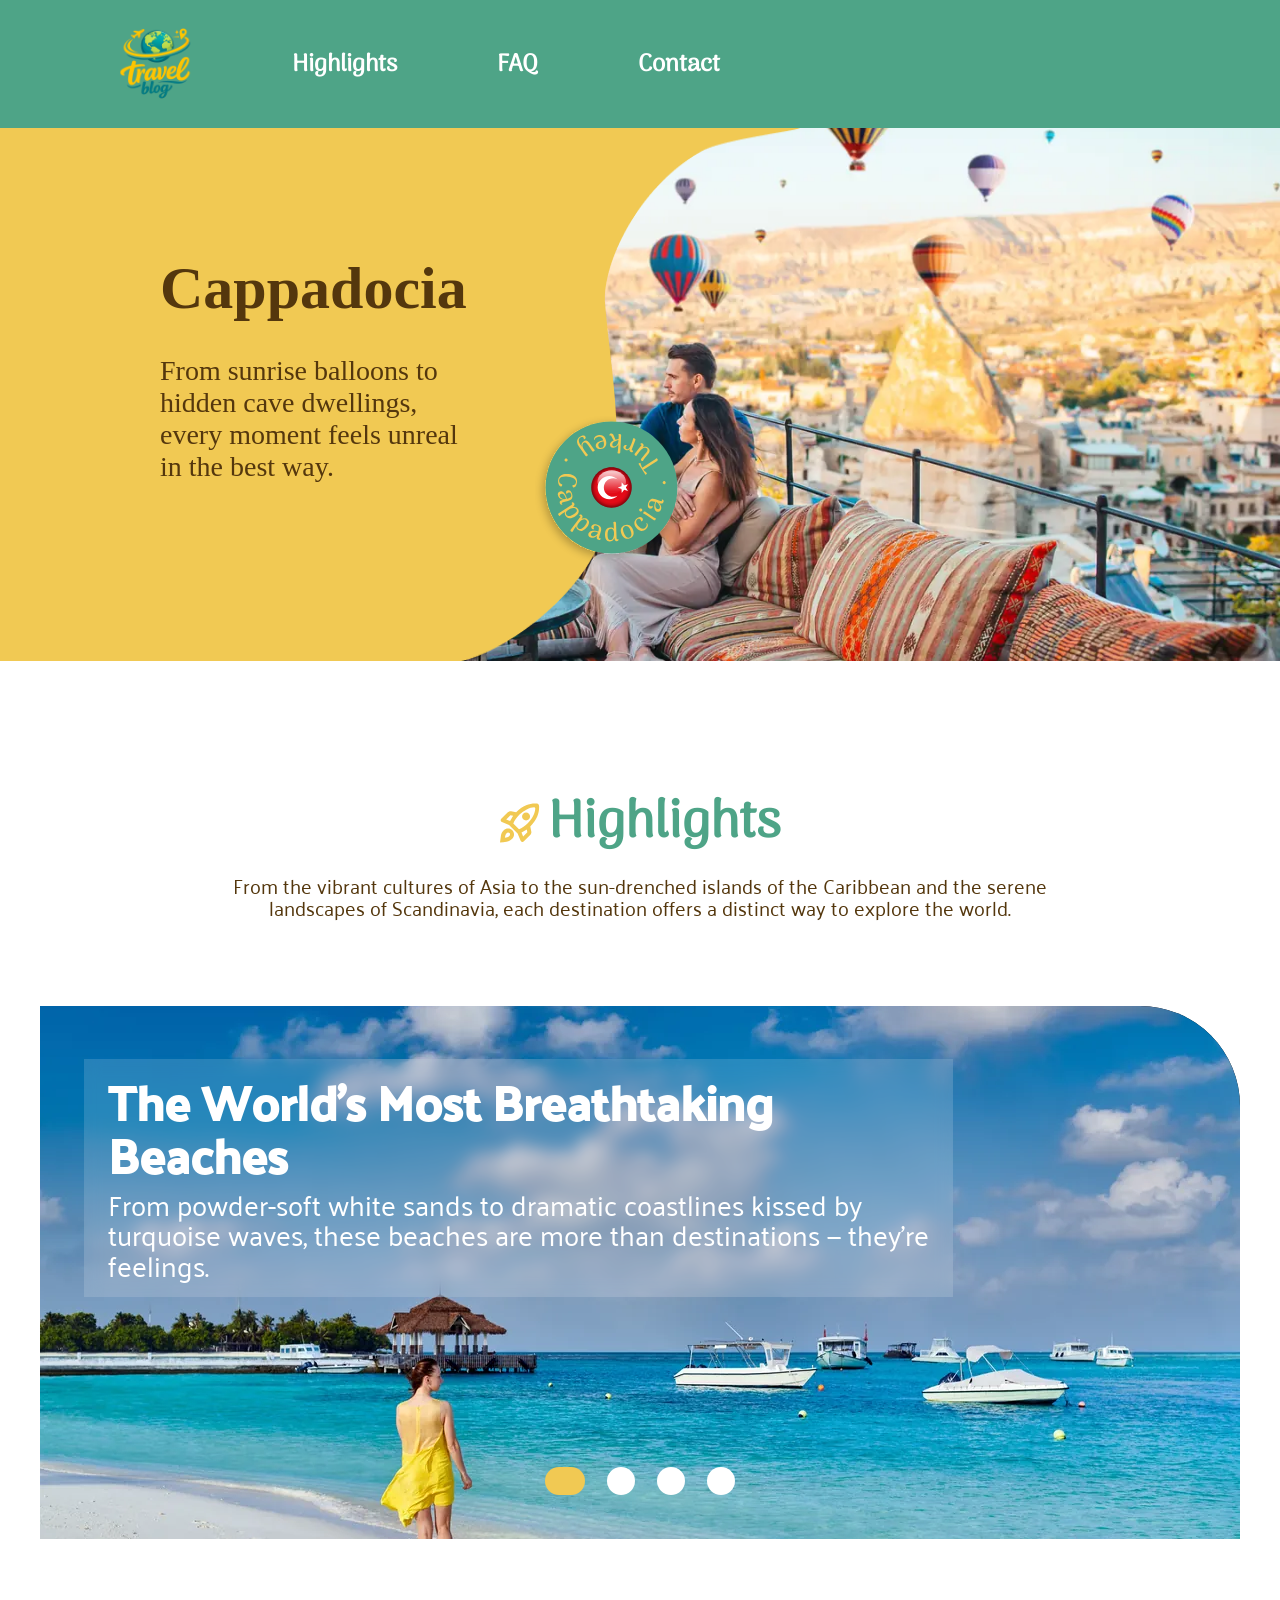
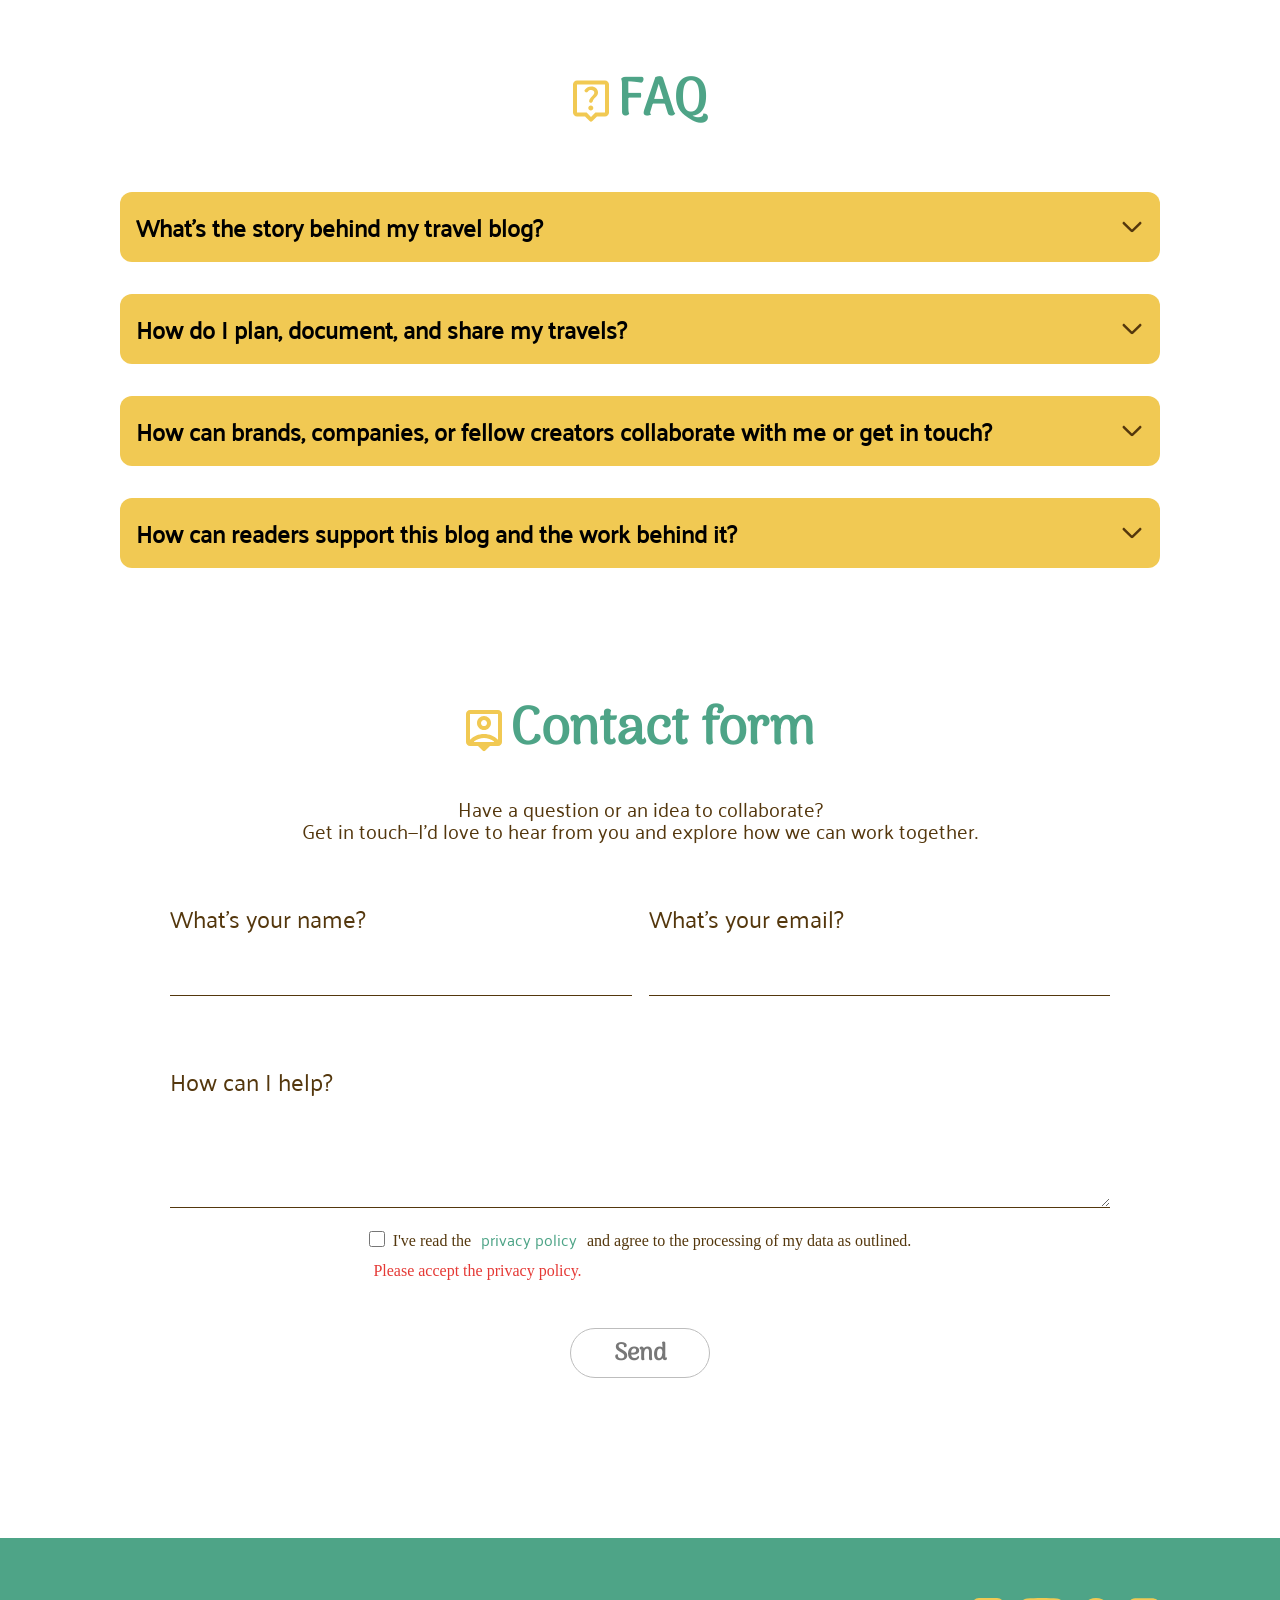
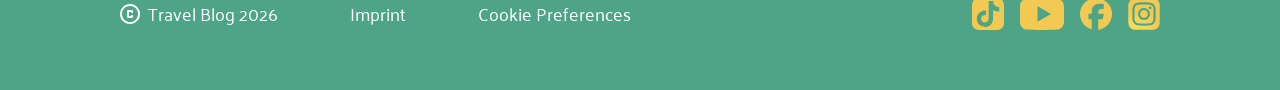
<file: homepage.html>
<!DOCTYPE html>
<html lang="de">

<head>
    <meta charset="UTF-8">
    <meta name="viewport" content="width=device-width, initial-scale=1.0">
    <title>Blog Home</title>

    <link rel="stylesheet" href="homepage_style.css">
    <link rel="icon" type="image/png" href="./assets/icon/travel_blog_icon.svg">
    </link>
</head>

<body>
    <header>
        <div class="content-container header-content">
            <img src="./assets/icon/travel_blog_icon.svg" alt="Travel Blog Icon">

            <nav>
                <a href="#highlights-id">
                    Highlights
                    <img class="underline-highlights" src="./assets/img/Vector 11.png" alt="">
                </a>

                <a href="#faQ-id">
                    FAQ
                    <img class="underline-faq" src="./assets/img/Vector 13.png" alt="">
                </a>

                <a href="#contact-id">
                    Contact
                    <img class="underline-contact" src="./assets/img/Vector 12.png" alt="">
                </a>
            </nav>
        </div>
    </header>
    <section class="filler">
        <div class="content-container">
            <div class="yellow-slider">

                <div class="hero-content">
                    <h1>Cappadocia</h1>
                    <p>
                        From sunrise balloons to <br>
                        hidden cave dwellings, <br>
                        every moment feels unreal <br>
                        in the best way.
                    </p>
                </div>

                <img class="yellow-curve" src="./assets/img/Vector 16 (1).png" alt="">

                <img class="yellow-curve-mobile" src="./assets/img/Vector 17.png" alt="">

                <img class="cappadocia-icon" src="./assets/icon/Turkey_Cappadocia_Icon.svg" alt="Cappadocia Icon">

            </div>
        </div>
    </section>
    <main>
        <section id="highlights-id" class="highlights">
            <div class="highlights-headline">
                <div class="highlights-headline-text">
                    <img src="./assets/icon/rocket_launch_yellow.svg" alt="Gelbes Racketen Icon">
                    <h2>Highlights</h2>
                </div>
                <p>From the vibrant cultures of Asia to the sun-drenched islands of the Caribbean and the serene <br>
                    landscapes of Scandinavia, each destination offers a distinct way to explore the world. </p>
            </div>
            <section class="slider_highlights">
                <input type="radio" name="slider" value="one" checked>
                <input type="radio" name="slider" value="two">
                <input type="radio" name="slider" value="three">
                <input type="radio" name="slider" value="four">
                <div class="slider_highlights_wrapper">
                    <a href="./article_01.html" class="slider_highlights_element">
                        <img src="./assets/img/Beach_02_V2.webp"

                        srcset="./assets/img/Beach_02-mobile_V2.webp 750w,
                        ./assets/img/Beach_02_V2.webp 1200w"

                        sizes="(max-width: 785px) calc(100vw - 40px),
                        (max-width: 1220px) calc(100vw - 80px), 1200px"

                        alt="Strandbild" >

                        <div class="slider_highlights_text">
                            <h3>The World's Most Breathtaking <br> Beaches</h3>
                            <p>From powder-soft white sands to dramatic coastlines kissed by <br> turquoise waves, these
                                beaches are more than destinations — they’re <br> feelings.</p>
                        </div>
                    </a>

                    <a href="./article_02.html" class="slider_highlights_element">
                        <img src="./assets/img/Copenhagen_V2.webp"

                        srcset="./assets/img/Copenhagen-mobile_V2.webp 750w,
                        ./assets/img/Copenhagen_V2.webp 1200w"

                        sizes="(max-width: 785px) calc(100vw - 40px),
                        (max-width: 1220px) calc(100vw - 80px), 1200px"

                        alt="Copenhagen Stadtbild">

                        <div class="slider_highlights_text">
                            <h3>Copenhagen in 3 Days: Big <br> Experiences, Smart Spending</h3>
                            <p>Discover Copenhagen, where historic charm meets modern design, <br> vibrant cycling
                                culture
                                and waterfront living.</p>
                        </div>
                    </a>

                    <a href="./article_03.html" class="slider_highlights_element">
                        <img src="./assets/img/Pattaya_Pulse_V2.webp"

                        srcset="./assets/img/Pattaya_Pulse-mobile_V2.webp 750w,
                        ./assets/img/Pattaya_Pulse_V2.webp 1200w"

                        sizes="(max-width: 785px) calc(100vw - 40px),
                        (max-width: 1220px) calc(100vw - 80px), 1200px"

                        alt="Pattaya Pulse Bild">

                        <div class="slider_highlights_text">
                            <h3>Pattaya Pulse: <br> Food, Sun and Neon Nights</h3>
                            <p>From bustling promenades to nearby islands, the city offers an <br> energetic and diverse
                                escape. Discover Pattaya City, with vibrant <br> nightlife and rich cultural landmarks.
                            </p>
                        </div>
                    </a>

                    <a class="slider_highlights_element">
                        <img src="./assets/img/Mountain_Fuji_V2.webp" 
                        
                        srcset="./assets/img/Mountain_Fuji-mobile_V2.webp 750w,
                        ./assets/img/Mountain_Fuji_V2.webp 1200w"

                        sizes="(max-width: 785px) calc(100vw - 40px),
                        (max-width: 1220px) calc(100vw - 80px), 1200px"

                        alt="Mountain Fuji Bild">

                        <div class="slider_highlights_text">
                            <h3>Mountain Fuji</h3>
                            <p>The most iconic mountain and an active volcano located about 100 <br> kilometers
                                southwest of Tokyo. Written with the characters for <br> “wealth” and “samurai,” Fuji’s
                                name evokes a sense of strength, <br> honor, and enduring prestige.</p>
                        </div>
                    </a>
                </div>
            </section>
        </section>
        <section id="faQ-id" class="faQ">
            <div class="faQ-headline">
                <img src="./assets/icon/live_help_icon_yellow.svg" alt="Live Help Icon">
                <h2>FAQ</h2>
            </div>
            <div class="faQ-questions">
                <details class="faQ-questions-element">
                    <summary>
                        <span>What’s the story behind my travel blog?</span>
                        <img src="./assets/icon/arrow_forward_ios.svg" alt="Arrow Forward Icon">
                    </summary>

                    <div class="faQ-answer">
                        <p>
                            Lorem ipsum dolor sit amet consectetur. Egestas a enim vestibulum malesuada. Ante in commodo
                            porta scelerisque turpis gravida semper. Lorem ipsum dolor sit amet consectetur. Egestas a
                            enim vestibulum malesuada. Ante in commodo porta scelerisque turpis gravida semper.
                        </p>
                    </div>
                </details>
                <details class="faQ-questions-element">
                    <summary>
                        <span>How do I plan, document, and share my travels?</span>
                        <img src="./assets/icon/arrow_forward_ios.svg" alt="Arrow Forward Icon">
                    </summary>

                    <div class="faQ-answer">
                        <p>
                            Lorem ipsum dolor sit amet consectetur. Egestas a enim vestibulum malesuada. Ante in commodo
                            porta scelerisque turpis gravida semper. Lorem ipsum dolor sit amet consectetur. Egestas a
                            enim vestibulum malesuada. Ante in commodo porta scelerisque turpis gravida semper.
                        </p>
                    </div>
                </details>
                <details class="faQ-questions-element">
                    <summary>
                        <span>How can brands, companies, or fellow creators collaborate with me or get in touch?</span>
                        <img src="./assets/icon/arrow_forward_ios.svg" alt="Arrow Forward Icon">
                    </summary>

                    <div class="faQ-answer">
                        <p>
                            Lorem ipsum dolor sit amet consectetur. Egestas a enim vestibulum malesuada. Ante in commodo
                            porta scelerisque turpis gravida semper. Lorem ipsum dolor sit amet consectetur. Egestas a
                            enim vestibulum malesuada. Ante in commodo porta scelerisque turpis gravida semper.
                        </p>
                    </div>
                </details>
                <details class="faQ-questions-element">
                    <summary>
                        <span>How can readers support this blog and the work behind it?</span>
                        <img src="./assets/icon/arrow_forward_ios.svg" alt="Arrow Forward Icon">
                    </summary>

                    <div class="faQ-answer">
                        <p>
                            Lorem ipsum dolor sit amet consectetur. Egestas a enim vestibulum malesuada. Ante in commodo
                            porta scelerisque turpis gravida semper. Lorem ipsum dolor sit amet consectetur. Egestas a
                            enim vestibulum malesuada. Ante in commodo porta scelerisque turpis gravida semper.
                        </p>
                    </div>
                </details>
            </div>
        </section>
        <section id="contact-id" class="contact">
            <div class="contact-headline">
                <div class="contact-headline-text">
                    <img src="./assets/icon/person_pin_yellow.svg" alt="Gelbes Person Pin Icon">
                    <h2>Contact form</h2>
                </div>

                <p>
                    Have a question or an idea to collaborate? <br>
                    Get in touch—I’d love to hear from you and explore how we can work together.
                </p>
            </div>

            <form class="contact-formular">
                <div class="contact-formular-questions">
                    <div class="personal-data-questions">
                        <div class="personal-data-questions-element">
                            <label for="name">What’s your name?</label>
                            <input type="text" name="name" id="name" required>
                        </div>

                        <div class="personal-data-questions-element">
                            <label for="email">What’s your email?</label>
                            <input type="email" name="email" id="email" required>
                        </div>
                    </div>

                    <div class="helping-questions">
                        <label for="message">How can I help?</label>
                        <textarea name="message" id="message" required></textarea>
                    </div>
                </div>

                <div class="confirmation-section">
                    <div class="confirmation-checkbox-section">
                        <input type="checkbox" name="privacy" id="privacy" required>

                        <label for="privacy">
                            I've read the <button>privacy policy</button> and agree to the processing of my data as
                            outlined.
                        </label>

                        <p class="privacy-error">Please accept the privacy policy.</p>
                    </div>

                    <button type="submit">Send</button>
                </div>
            </form>
        </section>
    </main>
    <footer>
        <div class="content-container footer-content">
            <div class="footer-information">
                <div class="copyright-information">
                    <img src="./assets/icon/copyright_icon.svg" alt="Copyright Icon">
                    <p>Travel Blog 2026</p>
                </div>
                <a href="./impressum.html">Imprint</a>
                <p>Cookie Preferences</p>
            </div>
            <nav class="footer-navbar">
                <a href="https://www.tiktok.com/de-DE/" target="_blank">
                    <img src="./assets/icon/Tiktok_icon.svg" alt="Tiktok Icon">
                </a>
                <a href="https://www.youtube.com/" target="_blank">
                    <img src="./assets/icon/youtube_icon.svg" alt="Youtube Icon">
                </a>
                <a href="https://www.facebook.com/login/?next=https%3A%2F%2Fwww.facebook.com%2F%3Flocale%3Dde_DE"
                    target="_blank">
                    <img src="./assets/icon/facebook_icon.svg" alt="Facebook Icon">
                </a>
                <a href="https://www.instagram.com/?hl=de" target="_blank">
                    <img src="./assets/icon/Instagram_icon.svg" alt="Instagram Icon">
                </a>
            </nav>
        </div>

    </footer>
    <nav class="mobile-bottom-nav">
        <a href="./homepage.html">
            <img src="./assets/icon/home_icon.svg" alt="Home Icon">
        </a>

        <a href="#highlights-id">
            <img src="./assets/icon/rocket_launch_icon.svg" alt="Rocket Icon">
        </a>

        <a href="#faQ-id">
            <img src="./assets/icon/live_help_icon.svg" alt="Live Help Icon">
        </a>

        <a href="#contact-id">
            <img src="./assets/icon/person_pin_icon.svg" alt="Person Pin Icon">
        </a>
    </nav>
</body>

</html>
</file>
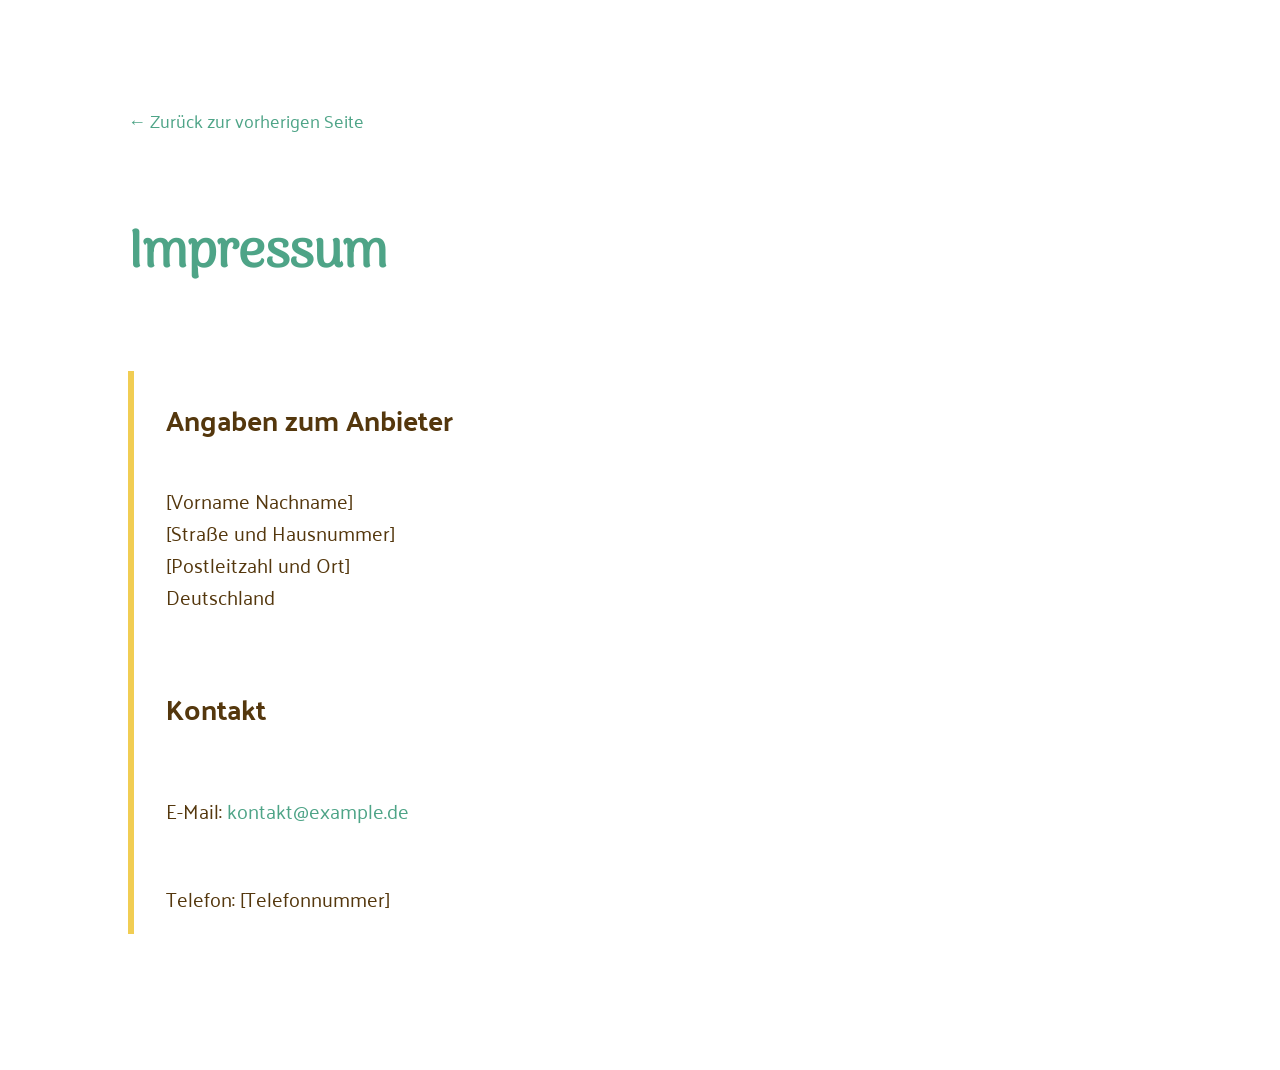
<file: impressum.html>
<!DOCTYPE html>
<html lang="en">

<head>
    <meta charset="UTF-8">
    <meta name="viewport" content="width=device-width, initial-scale=1.0">
    <title>Impressum</title>

    <link rel="stylesheet" href="impressum_style.css">
</head>

<body class="imprint-page">

    <main class="imprint-main">

        <div class="imprint-container">

            <a class="imprint-back-link" href="./homepage.html"
                onclick="if (history.length > 1) { history.back(); return false; }">
                ← Zurück zur vorherigen Seite
            </a>

            <h1>Impressum</h1>

            <div class="imprint-details">

                <section>
                    <h2>Angaben zum Anbieter</h2>

                    <address>
                        [Vorname Nachname]<br>
                        [Straße und Hausnummer]<br>
                        [Postleitzahl und Ort]<br>
                        Deutschland
                    </address>
                </section>

                <section>
                    <h2>Kontakt</h2>

                    <p>
                        E-Mail:
                        <a href="mailto:kontakt@example.de">
                            kontakt@example.de
                        </a>
                    </p>

                    <p>Telefon: [Telefonnummer]</p>
                </section>

            </div>

        </div>

    </main>

</body>

</html>
</file>
<file: article_01_style.css>
@font-face {
    font-display: swap;
    /* Check https://developer.mozilla.org/en-US/docs/Web/CSS/@font-face/font-display for other options. */
    font-family: 'Arima';
    font-style: normal;

    src: url('./assets/fonts/arima-v7-latin-regular.woff2') format('woff2');
    /* Chrome 36+, Opera 23+, Firefox 39+, Safari 12+, iOS 10+ */
}

@font-face {
    font-display: swap;
    /* Check https://developer.mozilla.org/en-US/docs/Web/CSS/@font-face/font-display for other options. */
    font-family: 'Palanquin';
    font-style: normal;

    src: url('./assets/fonts/palanquin-v17-latin-regular.woff2') format('woff2');
    /* Chrome 36+, Opera 23+, Firefox 39+, Safari 12+, iOS 10+ */
}

* {
    margin: 0;
    box-sizing: border-box;
    /* font-family: 'Arima', sans-serif; */
}

html {
    font-size: 24px;
}

.navbar {
    width: 100%;
    display: flex;
    justify-content: center;
    align-items: center;

    height: 128px;

    padding-top: 32px;
    padding-bottom: 32px;
    /* padding-left: 146px; */
    background-color: rgba(78, 164, 135, 1);
}

.container {
    width: 1201px;
    display: flex;
    justify-content: left;
    align-items: center;
}

.nav {
    display: flex;
    justify-content: left;
    align-items: center;
    gap: 102px;
    width: 561px;
    height: 72px;
}

.nav-links {
    display: flex;
    justify-content: left;
    align-items: center;
    gap: 72px;
    padding-left: 0;
    width: 384px;
    height: 22px;
}

.nav-links ul {
    display: flex;
    justify-content: left;
}

.nav-links li {
    list-style-type: none;
}

.nav-links a {
    text-decoration: none;
    color: rgba(248, 245, 235, 1);
    font-family: 'Arima', sans-serif;
    font-size: 24px;
}

.links-text {
    text-align: center;
}

.links-underline {
    width: 119.14px;
    height: 13.32px;
    border: 3px;
    margin-top: -13px;
    display: none;
}

.links {
    display: flex;
    flex-direction: column;
    align-items: center;
    justify-content: center;
    width: 119.14px;
    height: 29.11px;
}

.links:hover .links-underline {
    display: block;
}

.links:visited .links-text {
    color: rgba(241, 201, 83, 1);
}

/* .links:active{
    color: rgba(241, 201, 83, 1)
} */
main {
    /* width: 1201px; */
    width: 100%;
    padding-top: 80px;
    padding-bottom: 80px;
    /* padding-left: 120px; */
    display: flex;
    flex-direction: column;
    align-items: center;

}

.content {
    width: 1201px;
    display: flex;
    flex-direction: column;
    justify-content: center;
    align-items: center;
    gap: 88px;
}

.definition {

    width: 1201px;
    display: flex;
    justify-content: space-between;
    /* gap: 20px; */
}

.definition-text {
    display: flex;
    flex-direction: column;
    width: 80%;
    width: 902px;
    /* padding-right: 120px; */
    gap: 40px;
}

.definition-text-frame {
    gap: 8px;
}

.article-img-calendar {
    width: 16px;
    height: 18px;
}

.article-img-reading {
    width: 20px;
    height: 7px;
}

.article-img-views {
    width: 20px;
    height: 14px;
}

.article-img-shared {
    width: 16px;
    height: 18px;
}

.definition-text .header {
    font-family: 'Palanquin', sans-serif;
    font-size: 40px;
    font-weight: 600;
    font-style: normal;
    line-height: 120%;
    color: rgba(78, 164, 135, 1);
}

.definition-text h1 {
    font-family: 'Arima', sans-serif;
    font-size: 64px;
    font-weight: 700;
    font-style: bold;
    line-height: 120%;
    color: rgba(241, 201, 83, 1);
}

.definition-text .p-content {
    font-family: 'Palanquin', sans-serif;
    font-size: 32px;
    font-weight: 400;
    line-height: 120%;
    color: rgba(84, 55, 13, 1);
}

.definition-info {
    display: flex;
    gap: 32px;
}

.definition-info-item {
    display: flex;
    gap: 6px;
}

.definition-info-item p {
    font-family: 'Palanquin', sans-serif;
    font-size: 16px;
    font-weight: 400;
    line-height: 120%;
    color: rgba(84, 55, 13, 1);
}

.definition-card {
    width: 272px;
    display: flex;
    flex-direction: column;
    align-items: center;
    gap: 16px;
    background-color: rgba(78, 164, 135, 0.2);
    padding: 16px;
    border-radius: 30px;
}

.card-name {
    font-family: 'Arima', sans-serif;
    font-size: 18px;
    font-weight: 700;
    line-height: 120%;
    color: rgba(84, 55, 13, 1);
    text-align: center;
    font-style: bold;
}

.card-title {
    font-family: 'Arima', sans-serif;
    font-size: 18px;
    font-weight: 400;
    font-style: normal;
    line-height: 120%;
    color: rgba(84, 55, 13, 1);
    text-align: center;
    letter-spacing: 0%;
}

.card-text>p {
    font-family: 'Palanquin', sans-serif;
    font-size: 16px;
    font-weight: 400;
    font-style: normal;
    line-height: 120%;
    color: rgba(84, 55, 13, 1);
    text-align: left;
    letter-spacing: 0%;
}

.slider {
    width: 1100px;
    display: flex;
    flex-direction: column;
    align-items: center;
    gap: 64px;
}

.slider-title {
    font-family: 'Arima', sans-serif;
    font-weight: 600;
    font-style: bold;
    font-size: 32px;
    line-height: 120%;
    letter-spacing: 0%;
    text-align: center;
    color: rgba(84, 55, 13, 1);
}

.slider-content {
    height: 300px;
    display: flex;
}

.slider-element {
    z-index: 1;
    width: 200px;
    height: 300px;

    border-radius: 20px;
    margin-left: -40px;

    /* background-color: blueviolet; */
    box-shadow: 5px 5px 15px 0px rgba(0, 0, 0, 0.20);


    transform: perspective(250px) rotateY(20deg) translateX(-20px);
    transform-origin: 20% 20%;

    transition: all 250ms ease-in-out;
}

.slider-element>img {
    height: 300px;
    width: 200px;
    object-fit: cover;
    border-radius: 20px;
}

.slider-element:hover {
    z-index: 2;
    /* background-color: aquamarine; */
    transform: perspective(250px) rotateY(0deg) translateX(0px) scaleX(1.5) scaleY(1.2);

}

.slider-element:hover~.slider-element {
    /* background-color: brown; */
    transform: perspective(250px) rotateY(-20deg) translateX(20px);

}

.info {
    font-family: 'Palanquin', sans-serif;
    font-weight: 400;
    font-style: normal;
    line-height: 120%;
    letter-spacing: 0%;
    color: rgba(61, 61, 61, 1);
    margin-top: 20px;
}

.info-list {
    font-family: 'Palanquin', sans-serif;
    font-weight: 400;
    font-style: normal;
    line-height: 120%;
    letter-spacing: 0%;
    color: rgba(61, 61, 61, 1);
    width: 1000px;
}

.info-list>span {
    font-family: 'Palanquin', sans-serif;
    font-weight: 700;
    font-style: bold;
    line-height: 120%;
    letter-spacing: 0%;
    color: rgba(61, 61, 61, 1);
}

.pro-tipps {
    width: 1130px;
}

.pro-tipps-title {
    display: flex;
    justify-content: left;
    align-items: center;
    background-color: rgba(78, 164, 135, 1);
    border-radius: 10px;
    width: 195.92px;
    height: 66px;
    transform: rotate(-13.67deg);
    top: -0px;

}

.pro-tipps-title>p {
    font-family: 'Palanquin', sans-serif;
    font-weight: 700;
    font-style: bold;
    font-size: 28px;
    line-height: 120%;
    letter-spacing: 0%;
    color: rgba(241, 201, 83, 1);

}

.pro-tipps-title>img {
    width: 43.75px;
    height: 42.19px;
    transform: rotate(8deg);
    margin-right: 8px;
    margin-left: 8px;
}

.pro-tipps-list {
    width: 1083px;
    display: flex;
    justify-content: left;
    align-items: center;
    margin-left: 47px;
    margin-top: -20px;
    background-color: rgba(78, 164, 135, 0.2);
    border-radius: 30px;
    padding: 26px 16px 24px 16px;
    font-family: 'Palanquin', sans-serif;
    font-weight: 400;
    font-style: normal;
    line-height: 120%;
    letter-spacing: 0%;
    color: rgba(61, 61, 61, 1);
}

.pro-tipps-list>ol>li>span {
    font-family: 'Palanquin', sans-serif;
    font-weight: 700;
    font-style: bold;
    line-height: 120%;
    letter-spacing: 0%;
    color: rgba(78, 164, 135, 1);
}

.follow-and-share {
    width: 493px;
    display: flex;
    flex-direction: column;
    justify-content: center;
    align-items: center;
    gap: 48px;
}

.follow-text {
    font-family: 'Arima', sans-serif;
    font-weight: 500;
    font-style: medium;
    line-height: 120%;
    letter-spacing: 0%;
    color: rgba(84, 55, 13, 1);
    text-align: center;
}

.follow-arrow {
    width: 106.9px;
    height: 65.03px;
    border: 3px;
    rotate: 5deg;
    margin-left: -350px;
    margin-top: -50px;
}

.share-button a {
    width: 158px;
    height: 48px;
    margin-top: -70px;
    display: flex;
    justify-content: center;
    align-items: center;
    border-radius: 40px;
    gap: 10px;
    background-color: rgba(78, 164, 135, 1);
    color: rgba(241, 201, 83, 1);
}

.share-buttons:hover .share-popup-links {
    visibility: visible;
}

.share-button p {
    font-family: 'Arima', sans-serif;
    font-weight: 700;
    font-style: bold;
    line-height: 120%;
    letter-spacing: 5%;
    font-size: 24px;
    color: rgba(241, 201, 83, 1);
    text-decoration: none;
}

.share-button img {
    width: 32px;
    height: 32px;
}

.footer {
    width: 100%;

    display: flex;
    justify-content: center;
    align-items: center;

    height: 152px;

    padding-top: 60px;
    padding-bottom: 60px;
    padding-left: 120px;
    padding-right: 120px;
    background-color: rgba(78, 164, 135, 1);
}

.footer-container {
    width: 1200px;
    display: flex;
    justify-content: space-between;
    align-items: center;
}

.footer-left {
    display: flex;
    justify-content: center;
    align-items: center;
    gap: 72px;
}

.footer-left-reverse {
    display: flex;
    justify-content: center;
    align-items: center;
    gap: 72px;
}
.slide-imprint:hover{
    text-decoration: underline;
}

.copyright-and-name {
    display: flex;
    justify-content: center;
    align-items: center;
    gap: 8px;

}

.copyright-and-name>span,
a {
    font-family: 'Palanquin', sans-serif;
    font-weight: 400;
    font-size: 16px;
    font-style: normal;
    line-height: 120%;
    letter-spacing: 0%;
    color: rgba(255, 255, 255, 1);
    text-decoration: none;
}

.footer-right {
    display: flex;
    justify-content: center;
    align-items: center;
    gap: 16px;
    height: 32px;
}

.follow-and-share>.share-buttons {
    display: flex;
    flex-direction: row;
    justify-content: center;
    align-items: center;
}

.share-popup-links {
    display: flex;

    justify-content: center;
    align-items: center;
}

.links {
    display: flex;
    flex-direction: column;
    justify-content: center;
    align-items: center;
}

.links>.link-div>a {
    color: rgba(78, 164, 135, 1);
    text-align: left;
    font-family: 'Arima', sans-serif;
    font-weight: 600;
    font-size: 18px;
    line-height: 120%;
    letter-spacing: 5%;
}

.share-icon {
    margin-left: 10px;
}

.share-popup-links {
    margin-top: -80px;
    visibility: hidden;
}

.share-buttons {
    margin-left: 130px;
    margin-top: -10px;
}

.menu-bar-mobile {
    width: 100%;
    display: flex;
    position: fixed;
    left: 0;
    bottom: 0;
    justify-content: center;
    align-items: center;

    height: 88px;

    padding-top: 24px;
    padding-bottom: 24px;
    padding-left: 25px;
    padding-right: 25px;
    background-color: rgba(241, 201, 83, 1);
}

.menu-bar-container {
    display: flex;
    /* gap: 48px; */
    width: 304px;
    justify-content: space-between;
    height: 40px;
}

@media screen and (min-width:1440px) {
    .menu-bar-mobile {
        display: none;
    }

    .footer-left-reverse>.slide-imprint {
        margin-left: 0;
    }
    .definition-line{
        display:flex;
        gap: 20px;
    }
    .footer{
        margin-bottom: unset;
    }
}

 @media screen and (max-width:768px) {
    
     .footer{
        margin-bottom: 88px;
    }
} 

@media screen and (max-width:1439px) {
    .footer-left-reverse>.slide-imprint {
        margin-left: -80px;
    }

    /* .footer {
        margin-bottom: 88px;
    }    */

    .nav-links {
        display: none;
    }

    .container {
        justify-content: center;
    }

    .nav {
        justify-content: center;
    }

    .logo {
        width: 56px;
        height: 56px;
    }

    .navbar {
        height: 70px;
    }

    .footer {
        height: 134px;
    }

    .footer-left {
        flex-direction: column-reverse;
        gap: 8px;
        align-items: left;
        margin-left: -80px;
    }


    .footer-left-reverse {
        flex-direction: column;
        gap: 5px;
        align-items: left;
        text-align: left;
    }

    .footer-right {
        /* width: 24px; */
        height: 24px;
    }
}

@media screen and (min-width:320px) and (max-width:375px) {
    main {
        padding-top: 24px;
    }

        /* 375 -> 320
        345 -> 310 */
    .container {
        width: 320px;
    }

    .content {
        width: 280px;
        gap: 40px;
    }

    .definition {
        width: 280px;
        display: flex;
        flex-direction: column;
        justify-content: center;
        align-items: center;
        gap: 24px;
    }

    .definition-info {
        gap: 24px;
        display: flex;
        flex-direction: column;
    }

    .definition-line {
        display: flex;
        gap: 20px;
    }

    .definition-text {
        width: 280px;
    }

    .definition-text-frame {
        display: flex;
        flex-direction: column;

        gap: 8px;
    }

    .footer-container {
        width: 280px;
    }

    .definition-text .header {
        font-size: 20px;
    }

    .definition-text h1 {
        font-size: 40px;
        line-height: 100%;
    }

    .definition-text .p-content {
        font-size: 18px;
    }

    .definition-card {
        width: 280px;
    }

    .card-title {

        font-size: 16px;
    }

    .slider {
        width: 300px;
    }


    .info-list {
        width: 270px;
        font-size: 16px;

        .pro-tipps {
            width: 195.92px;
            height: 66px;
        }
    }

    .pro-tipps {
        width: 280px;
        font-size: 16px;
        margin-top: 20px;
    }

    .pro-tipps-title {
        margin-top: -20px;
        margin-left: 10px;
    }

    .pro-tipps-list {
        width: 280px;
        font-size: 16px;
        margin-left: 0px;
        margin-top: -10px;
    }

    .info {
        font-size: 16px;
    }

    .follow-and-share {
        width: 280px;
    }

    .follow-and-share>p {
        font-size: 18px;
    }

    .follow-and-share>img {
        width: 50px;
        height: 30.41px;
    }

    .share-button a {
        margin-top: -50px;
    }

    .follow-arrow {
        width: 106.9px;
        height: 65.03px;
        border: 3px;
        rotate: 34deg;
        margin-left: -200px;
        margin-top: -30px;
    }

    .follow-and-share>.share-buttons {
        margin-left: 0;
        flex-direction: column;
    }

    .share-popup-links {
        margin-top: 10px;
        flex-direction: column;
    }
     .footer-left-reverse>.slide-imprint {
        margin-left: -80px;
    }

    .links {
        display: flex;
        flex-direction: row;
        gap: 20px;
        width: 100%;
    }

    .social-media-icon {
        width: 24px;
        height: 24px;
    }

    .footer {
        padding-top: 30px;
        padding-bottom: 30px;
        padding-left: 24px;
        padding-right: 24px;
    }

    .footer-left {
        margin-left: 0;
    }
     .footer-right {
        gap: 10px;
    }

}


@media screen and (min-width:375px) and (max-width:768px) {
    main {
        padding-top: 24px;
    }

    .container {
        width: 375px;
    }

    .content {
        width: 345px;
        gap: 40px;
    }

    .definition {
        width: 345px;
        display: flex;
        flex-direction: column;
        justify-content: center;
        align-items: center;
        gap: 24px;
    }

    .definition-info {
        gap: 24px;
        display: flex;
        flex-direction: column;
    }

    .definition-line {
        display: flex;
        gap: 20px;
    }

    .definition-text {
        width: 345px;
    }

    .definition-text-frame {
        display: flex;
        flex-direction: column;

        gap: 8px;
    }

    .footer-container {
        width: 345px;
    }

    .definition-text .header {
        font-size: 20px;
    }

    .definition-text h1 {
        font-size: 40px;
        line-height: 100%;
    }

    .definition-text .p-content {
        font-size: 18px;
    }

    .definition-card {
        width: 345px;
    }

    .card-title {

        font-size: 16px;
    }

    .slider {
        width: 345px;
    }

   

    .info-list {
        width: 335px;
        font-size: 16px;

        .pro-tipps {
            width: 195.92px;
            height: 66px;
        }
    }

    .pro-tipps {
        width: 345px;
        font-size: 16px;
        margin-top: 20px;
    }

    .pro-tipps-title {
        margin-top: -20px;
        margin-left: 10px;
    }

    .pro-tipps-list {
        width: 343px;
        font-size: 16px;
        margin-left: 0px;
        margin-top: -10px;
    }

    .info {
        font-size: 16px;
    }

    .follow-and-share {
        width: 343px;
    }

    .follow-and-share>p {
        font-size: 18px;
    }

    .follow-and-share>img {
        width: 50px;
        height: 30.41px;
    }

    .share-button a {
        margin-top: -50px;
    }

    .follow-arrow {
        width: 106.9px;
        height: 65.03px;
        border: 3px;
        rotate: 34deg;
        margin-left: -300px;
        margin-top: -30px;
    }

    .follow-and-share>.share-buttons {
        margin-left: 0;
        flex-direction: column;
    }

    .share-popup-links {
        margin-top: 10px;
        flex-direction: column;
    }

    .links {
        display: flex;
        flex-direction: row;
        gap: 20px;
        width: 100%;
    }

    .social-media-icon {
        width: 24px;
        height: 24px;
    }

    .footer {
        padding-top: 30px;
        padding-bottom: 30px;
        padding-left: 24px;
        padding-right: 24px;
    }

    .footer-left {
        margin-left: 0;
    }


}

@media screen and (max-width:1439px){
    .slider {
        max-width: 100%;
        padding-left: 20px;
    }


.slider {
    width: 100%;
    max-width: 455px;
    margin: 40px auto;
    font-family: Arial, sans-serif;
    overflow: hidden;
    position: relative;
}

.slider-title {
    font-size: 18px;
    font-weight: 700;
    margin-bottom: 20px;
    color: #222;
}

/* Radio inputlarını gizle */
.slider input[type="radio"] {
    position: absolute;
    opacity: 0;
    pointer-events: none;
}

/* Slider alanı */
.slider-content {
    display: flex;
    align-items: center;
    gap: 14px;

    width: 100%;
    height: 390px;
    padding: 10px 0;

    overflow: hidden;
}

/* Görsel kartları */
.slider-element {
    flex: 0 0 253px;
    height: 368px;

    border-radius: 22px;
    overflow: hidden;

    box-shadow: 0 10px 28px rgba(0, 0, 0, 0.18);

    transition: transform 0.5s ease;
}

.slider-element img {
    display: block;
    width: 100%;
    height: 100%;
    object-fit: cover;
}

/* İlk görsel */
#beach-1:checked ~ .slider-content {
    transform: translateX(43px);
}

/* İkinci görsel */
#beach-2:checked ~ .slider-content {
    transform: translateX(-224px);
}

/* Üçüncü görsel */
#beach-3:checked ~ .slider-content {
    transform: translateX(-491px);
}

/* Dördüncü görsel */
#beach-4:checked ~ .slider-content {
    transform: translateX(-758px);
}

/* Beşinci görsel */
#beach-5:checked ~ .slider-content {
    transform: translateX(-1025px);
}

/* Navigasyon noktaları */
.slider-dots {
    display: flex;
    justify-content: center;
    align-items: center;
    gap: 10px;
    margin-top: 20px;
}

.slider-dots label {
    display: block;
    width: 28px;
    height: 28px;

    flex-shrink: 0;
    border-radius: 50%;
    background: #c9e3db;

    cursor: pointer;
    transition: all 0.3s ease;
}

/* Aktif nokta */
#beach-1:checked ~ .slider-dots label[for="beach-1"],
#beach-2:checked ~ .slider-dots label[for="beach-2"],
#beach-3:checked ~ .slider-dots label[for="beach-3"],
#beach-4:checked ~ .slider-dots label[for="beach-4"],
#beach-5:checked ~ .slider-dots label[for="beach-5"] {
    width: 50px;
    border-radius: 20px;
    background: #4ca58a;
}
}

@media screen and (min-width:768px) and (max-width:1439px) {

    main {
        padding-top: 80px;
    }
     .menu-bar-mobile {
        display: none;
    }
     .footer{
        margin-bottom: 0px;
    }

    .container {
        width: 375px;
    }

    .content {
        width: 750px;
        gap: 40px;
    }

    .definition {
        width: 750px;
        display: flex;
        flex-direction: column;
        justify-content: center;
        align-items: center;
        gap: 24px;
    }

    .definition-info {
        gap: 24px;
        display: flex;
        flex-direction: column;
    }

    .definition-line {
        display: flex;
        gap: 20px;
    }

    .definition-text {
        width: 750px;
    }

    .definition-text-frame {
        display: flex;
        flex-direction: column;

        gap: 8px;
    }

    .footer-container {
        width: 750px;
    }

    .definition-text .header {
        font-size: 20px;
    }

    .definition-text h1 {
        font-size: 40px;
        line-height: 100%;
    }

    .definition-text .p-content {
        font-size: 18px;
    }

    .definition-card {
        width: 750px;
    }

    .card-title {

        font-size: 16px;
    }

    .info-list {
        width: 720px;
        font-size: 16px;

        .pro-tipps {
            width: 195.92px;
            height: 66px;
        }
    }

    .pro-tipps {
        width: 750px;
        font-size: 16px;
        margin-top: 20px;
    }

    .pro-tipps-title {
        margin-top: -20px;
        margin-left: 10px;
    }

    .pro-tipps-list {
        width: 720px;
        font-size: 16px;
        margin-left: 0px;
        margin-top: -10px;
    }

    .info {
        font-size: 16px;
    }

    .follow-and-share {
        width: 750px;
    }

    .follow-and-share>p {
        font-size: 18px;
    }

    .follow-and-share>img {
        width: 50px;
        height: 30.41px;
    }

    .share-button a {
        margin-top: -50px;
    }

    .follow-arrow {
        width: 106.9px;
        height: 65.03px;
        border: 3px;
        rotate: 34deg;
        margin-left: -300px;
        margin-top: -30px;
    }

    .follow-and-share>.share-buttons {
        margin-left: 0;
        flex-direction: column;
    }

    .share-popup-links {
        margin-top: 10px;
        flex-direction: column;
    }

    .links {
        display: flex;
        flex-direction: row;
        gap: 20px;
        width: 100%;
    }

    .social-media-icon {
        width: 24px;
        height: 24px;
    }

    .footer {
        padding-top: 30px;
        padding-bottom: 30px;
        padding-left: 24px;
        padding-right: 24px;
        /* margin-bottom: 88px; */
    }

    .footer-left {
        margin-left: 0;
    }

    .menu-bar-container {
        width: 100%;
        display: flex;
        justify-content: space-evenly;
    } 
}
@media screen and (min-width:320px) and (max-width:499px) {
    /* 370px Mobil Kapsayıcı */
        .slider-container {
            width: 300px;
            overflow: hidden;
            display: flex;
            flex-direction: column;
            align-items: center;
            position: relative;
            background: #ffffff;
            padding: 30px 0;
        }

        /* Radyo Butonlarını Gizle */
        input[type="radio"] {
            display: none;
        }

        /* Görsel Penceresi */
        .slider-window {
            width: 100%;
            overflow: hidden;
            padding: 0 60px; /* Ortadaki kartı merkezlemek için */
        }

        /* Kaydırıcı Alan */
        .slider-content {
            display: flex;
            gap: 15px;
            transition: transform 0.4s cubic-bezier(0.4, 0, 0.2, 1);
            width: max-content;
        }

        /* Figma: 200px x 293px Kart Yapısı */
        .slider-element {
            flex: 0 0 200px; 
            height: 293px;   
            border-radius: 20px;
            overflow: hidden;
            box-shadow: 0 8px 24px rgba(0, 0, 0, 0.08);
        }

        .slider-element img {
            width: 100%;
            height: 100%;
            object-fit: cover;
            display: block;
        }

        /* CSS İLE KAYDIRMA HESAPLAMALARI (200px kart + 15px gap = 215px öteleme) */
        #slide1:checked ~ .slider-window .slider-content { transform: translateX(0px); }
        #slide2:checked ~ .slider-window .slider-content { transform: translateX(-215px); }
        #slide3:checked ~ .slider-window .slider-content { transform: translateX(-430px); }
        #slide4:checked ~ .slider-window .slider-content { transform: translateX(-645px); }
        #slide5:checked ~ .slider-window .slider-content { transform: translateX(-860px); }

        /* Figma Navigasyon Noktaları (Pagination) */
        .slider-nav {
            display: flex;
            justify-content: center;
            gap: 8px;
            margin-top: 30px;
        }

        .slider-nav label {
            display: block;
            width: 16px;
            height: 16px;
            background-color: #a3d1c4; /* Pasif Nokta Rengi: Açık Mat Yeşil */
            border-radius: 50%;
            transition: all 0.25s ease;
            cursor: pointer;
        }

        /* HANGİ RADYO SEÇİLİYSE ONA AİT ETİKETİ (BUTONU) GENİŞLET VE RENKLENDİR */
        #slide1:checked ~ .slider-nav label[for="slide1"],
        #slide2:checked ~ .slider-nav label[for="slide2"],
        #slide3:checked ~ .slider-nav label[for="slide3"],
        #slide4:checked ~ .slider-nav label[for="slide4"],
        #slide5:checked ~ .slider-nav label[for="slide5"] {
            width: 48px; /* Figma genişleyen hap görünümü */
            border-radius: 10px;
            background-color: #4a9e86; /* Aktif Nokta Rengi: Koyu Piksel Yeşili */
        }

}
@media screen and (min-width:500px) and (max-width:1439px) {
    /* 370px Mobil Kapsayıcı */
        .slider-container {
            width: 400px;
            overflow: hidden;
            display: flex;
            flex-direction: column;
            align-items: center;
            position: relative;
            background: #ffffff;
            padding: 30px 0;
        }

        /* Radyo Butonlarını Gizle */
        input[type="radio"] {
            display: none;
        }

        /* Görsel Penceresi */
        .slider-window {
            width: 100%;
            overflow: hidden;
            padding: 0 85px; /* Ortadaki kartı merkezlemek için */
        }

        /* Kaydırıcı Alan */
        .slider-content {
            display: flex;
            gap: 15px;
            transition: transform 0.4s cubic-bezier(0.4, 0, 0.2, 1);
            width: max-content;
        }

        /* Figma: 200px x 293px Kart Yapısı */
        .slider-element {
            flex: 0 0 200px; 
            height: 293px;   
            border-radius: 20px;
            overflow: hidden;
            box-shadow: 0 8px 24px rgba(0, 0, 0, 0.08);
        }

        .slider-element img {
            width: 100%;
            height: 100%;
            object-fit: cover;
            display: block;
        }

        /* CSS İLE KAYDIRMA HESAPLAMALARI (200px kart + 15px gap = 215px öteleme) */
        #slide1:checked ~ .slider-window .slider-content { transform: translateX(0px); }
        #slide2:checked ~ .slider-window .slider-content { transform: translateX(-215px); }
        #slide3:checked ~ .slider-window .slider-content { transform: translateX(-430px); }
        #slide4:checked ~ .slider-window .slider-content { transform: translateX(-645px); }
        #slide5:checked ~ .slider-window .slider-content { transform: translateX(-860px); }

        /* Figma Navigasyon Noktaları (Pagination) */
        .slider-nav {
            display: flex;
            justify-content: center;
            gap: 8px;
            margin-top: 30px;
        }

        .slider-nav label {
            display: block;
            width: 16px;
            height: 16px;
            background-color: #a3d1c4; /* Pasif Nokta Rengi: Açık Mat Yeşil */
            border-radius: 50%;
            transition: all 0.25s ease;
            cursor: pointer;
        }

        /* HANGİ RADYO SEÇİLİYSE ONA AİT ETİKETİ (BUTONU) GENİŞLET VE RENKLENDİR */
        #slide1:checked ~ .slider-nav label[for="slide1"],
        #slide2:checked ~ .slider-nav label[for="slide2"],
        #slide3:checked ~ .slider-nav label[for="slide3"],
        #slide4:checked ~ .slider-nav label[for="slide4"],
        #slide5:checked ~ .slider-nav label[for="slide5"] {
            width: 48px; /* Figma genişleyen hap görünümü */
            border-radius: 10px;
            background-color: #4a9e86; /* Aktif Nokta Rengi: Koyu Piksel Yeşili */
        }

}


@media screen and (min-width:1440px) and (max-width:1919px) {
    .container {
        width: 1201px;
    }

    .content {
        width: 1201px;
    }

    .definition {

        width: 1200px;
    }

    .footer-container {
        width: 1200px;
    }
    input[type="radio"] {
            display: none;
        }
}

@media screen and (min-width:1920px) {
    .container {
        width: 1440px;
    }

    .content {
        width: 1440px;
    }

    .definition {

        width: 1440px;
    }

    .footer-container {
        width: 1440px;
    }
    input[type="radio"] {
            display: none;
        }
}
</file>
<file: article_02_style.css>
@font-face {
    font-display: swap;
    /* Check https://developer.mozilla.org/en-US/docs/Web/CSS/@font-face/font-display for other options. */
    font-family: 'Arima';
    font-style: normal;
    src: url('./assets/fonts/arima-v7-latin-regular.woff2') format('woff2');
    /* Chrome 36+, Opera 23+, Firefox 39+, Safari 12+, iOS 10+ */
}

@font-face {
    font-display: swap;
    /* Check https://developer.mozilla.org/en-US/docs/Web/CSS/@font-face/font-display for other options. */
    font-family: 'Palanquin';
    font-style: normal;
    src: url('./assets/fonts/palanquin-v17-latin-regular.woff2') format('woff2');
    /* Chrome 36+, Opera 23+, Firefox 39+, Safari 12+, iOS 10+ */
}



*{

    margin: 0 ;
    box-sizing: border-box;
    scroll-behavior: smooth;

}    




.content-container {
    width: 100%;
    max-width: 1440px;
    height: 100%;
    margin: 0 auto;
}






/* Header */

header {
    width: 100%;
    height: 128px;
    background-color: rgb(78, 164, 135);
}

.header-content {
    display: flex;
    align-items: center;
    gap: 100px;
    padding: 0px 120px;
     height: 100%;

    width: 100%;
    max-width: 1200px;
    margin: 0 auto;
    padding: 0;

}

.header-content > img {
    height: 72px;
    
}

nav {
    display: flex;
    gap: 100px;
    align-items: center;
}

nav > a {
    position: relative;
    color: white;
    font-size: 24px;
    font-weight: 700;
    font-family: 'Arima';
    text-decoration: none;
}



/* Nur die Unterstreichungen im Header ausblenden */
.header-content nav>a>img {
    display: none;
    position: absolute;
    top: 62%;
    left: 50%;
    transform: translateX(-50%);
    pointer-events: none;
}

/* Unterstreichung beim Hover anzeigen */
.header-content nav>a:hover>img {
    display: block;
}

/* Individuelle Größen der Unterstreichungen */
.underline-highlights {
    width: 120px;
    height: 13px;
}

.underline-faq {
    top: 70%;
    width: 54px;
    height: 5px; 
}

.underline-contact {
    width: 90px;
    height: 7px;
}

/* Aktuell ausgewählten Navigationspunkt gelb färben */
body:has(#highlights-id:target) nav>a[href="#highlights-id"],
body:has(#faQ-id:target) nav>a[href="#faQ-id"],
body:has(#contact-id:target) nav>a[href="#contact-id"] {
    color: #F1CD53;
}

/* Unterstreichung beim Hover anzeigen */
nav>a:hover>img {
    display: block;
}

/* Hero-Section */

.filler {
    width: 100%;
    height: 533px;
}

.filler>.content-container {
    overflow: hidden;
    /* Schneidet überstehende Elemente ab */

    background-image: url("./assets/img/Ballon_Picture.jpg");
    background-size: cover;
    background-position: center;
    background-repeat: no-repeat;
}



.main {

    display: flex;
    flex-direction: row;
    padding: 50px 120px 90px 120px;
    gap: 16px;

    max-width: 1440px;
    margin: 0 auto;
    


}

.main-text{

    gap: 16px;
    height: 210px;
    width: 900px;
    
    

}

.main-text h2{

    font-size: 40px;
    font-weight: 600;
    line-height: 120%;
    padding-bottom: 8px;
    font-family: 'Palanquin';
    color: rgba(78, 164, 135, 1);
   
}

.main-text h1 {

    font-size: 64px;
    font-family: 'Arima';
    font-weight: 700;
    line-height: 120%;
    color: rgba(241, 201, 83, 1);

    padding-bottom: 8px;

    

}

.main-text p{

    font-weight: 400;
    font-family:'Palanquin';
    line-height: 110%;
    font-size: 28px;
    color: rgba(84, 55, 13, 1);

    

}

.main-text-infos {

    display: flex;
    flex-direction: row;
    align-items: flex-start;
    font-size: 16px;
    gap:32px;
    


    padding-top: 50px;

}



.infos-row {
    display: flex;
    flex-direction: row;
    gap: 32px;
}



.main-text-infos p{

    font-size: 16px;
    font-weight: 400;
    line-height: 120%;
    font-family: 'Palanquin';
    color: rgba(84, 55, 13, 1);

}


.main-text-infos-calendar{

    display: flex;
    flex-direction: row;
    gap:6px;
   
   


}

.main-text-infos-calendar img {

    height: 18px;
    width: 16px;

}


.main-text-infos-eyeglass{
    
    display: flex;
    flex-direction: row;
    align-items: center;
    justify-content: center;
    gap:6px;
   

}

.main-text-infos-eyeglass img{

    height: 7px;
    width: 20px;

}



.main-text-infos-eye{
    
    display: flex;
    flex-direction: row;
    gap:6px;
    display: flex;
    flex-direction: row;
    align-items: center;
    
}

.main-text-infos-eye img{

    height: 14px;
    width: 20px;

}

.main-text-infos-share{

    display: flex;
    flex-direction: row;
    gap:6px;
    width: 95px;

}

.main-text-infos-share img{ 

    height: 18px;
    width: 16px;
}



.table{

    width: 270px;
    height: 390px;
    background-color:rgba(78, 164, 135, 0.2) ;
    border-radius: 30px;
    padding:16px;

    display: flex;
    flex-direction: column;

    color: rgba(84, 55, 13, 1);
    
}



.table-profilename{


    font-family:'Arima';
    font-size: 18px;
    font-weight: 700;
    line-height: 120%;
    color: rgba(84, 55, 13, 1);
}

.table-author{

    font-family: 'Arima';
    font-weight: 400;
    font-size: 18px;
    line-height: 120%;
    color: rgba(84, 55, 13, 1);

}

.table-text{

    font-family: 'Palanquin';
    font-weight: 400;
    font-size: 16px;
    line-height: 120%;
    color:rgba(84, 55, 13, 1)

}



.main-bottom-text{

    font-family: 'Palanquin';
    font-size: 24px;
    font-weight: 400;
    line-height: 120%;
    color: rgba(61, 61, 61, 1); 
    padding: 0px 120px 90px 120px;


    max-width: 1440px;
    margin: 0 auto;

  

}


.video-section {

    display: flex;
    justify-content: center;
    align-items: center;
    


}


.video-section iframe{

    width: 930px;
    height: 520px;
    border-radius: 53px;

}


.info-text{

    display: flex;
    flex-direction: column;
    gap: 32px;

    padding:120px;
    
    font-family: 'Palanquin';
    font-weight: 400;
    font-size: 24px;
    line-height: 120%;
    color: rgba(61, 61, 61, 1);
    font-weight: 400;


    max-width: 1440px;
    margin: 0 auto;
    
}

.info-text-list{
    display: flex;
    flex-direction: column;
    
}


.cta-share{

    display: flex;
    flex-direction: column;
    align-items: center;
    justify-content: center;
    text-align: center;

    margin-bottom: 160px;

}


.cta-share p{

    width:495px;
    text-align: center;
    font-size: 24px;
    font-family: 'Arima';
    font-weight: 500;
    line-height: 120%;
    color: rgba(84, 55, 13, 1);

    
}



.arrow-share-buttton-section{

    display: flex;
    flex-direction: row;
    align-items: center;
    width: 495px;
    
  

}

.cta-share-arrow{

    display: flex;
    align-items: center;
    justify-content: flex-start;
    width: 167px;
    padding-bottom: 80px;
    padding-left: 15px;
    
    

}

.cta-share-arrow img {
    width: 95px;
  
    
    
}



.cta-share-button{

    display: flex;
    flex-direction: row;
    align-items: center;
    justify-content: center;
    background-color: rgba(78, 164, 135, 1);
    text-decoration: none;
    border-radius: 40px;
    width: 160px;
    height: 50px;
    padding-left: 24px;
    padding-right: 24px;
    gap: 8px;
    margin-right: 16px;


}

.cta-share-button-section {

    display: flex;
    align-items: center;
    justify-content: center;
   
    width: 160px;
    position: relative;

}

.cta-share-button-section a > img {

    height: 27px;
    width: 24px;

}

.cta-share-button p{

    font-size: 24px;
    font-family: 'Arima';
    font-weight: 700;
    line-height: 120%;
    letter-spacing: 5%;
    color: rgba(241, 201, 83, 1);

    
}

.cta-share-button-section:hover .share-links{

    display: flex;
}


.pro-tipp-tag{

    width:196px;
    height:66px;
    background-color: rgba(78, 164, 135, 1);
    border-radius: 10px;

    display: flex;
    flex-direction: row;
    align-items: center;
    justify-content: center;

    position: relative;
    top: 15px;
    transform: rotate(-13deg);

}


.pro-tipp-tag p{

    font-family: 'Palanquin';
    font-weight: 700;
    line-height: 120%;
    font-size: 28px;
    color: rgba(241, 201, 83, 1);
    gap: 8px


}

.pro-tipp-tag img{

    height: 50px;
    width: 50px;


}

.pro-tipp{

    display: flex;
    flex-direction: column;
    justify-content: center;
    align-items: center;

    padding: 0px 24px 120px 24px;

    font-family: 'Palaquin';
    font-weight: 400;
    font-size: 24px;
    line-height: 120%;





}



.pro-tipp-box{

    max-width: 1083px;
    width: 100%;
    height: 195px;
    background-color: rgba(78, 164, 135, 0.2);
    border-radius:30px;
    padding:25px 15px 25px 15px;

    font-size: 24px;
    display: flex;
    align-items: center;

   
   
}

.pro-tipp-box li {

    font-size: 24px;
    font-family: 'Palanquin';
    font-weight: 400;
    font-size: 24px;
    line-height: 120%;


}


.pro-tipp-tag-container{
    display: flex;
    justify-content: flex-start;
    max-width: 1083px;
    width: 100%;

    transform: rotate(14);

    padding-top: -6px;
 
}


.share-links{

    display: none;
    align-items: center;

    position: absolute;
    left: 100%;
    top: 10;


}

.share-links-social-media{
    display: flex;
    flex-direction: column;
    justify-content:flex-start;
    align-items: flex-start;
    margin-left: 16px;
    

}


.share-links-social-media a {

    font-family: 'Arima';
    font-weight: 600;
    font-size: 18px;
    line-height: 120%;
    letter-spacing: 5%;

    text-decoration: underline;

    color: rgba(78, 164, 135, 1);

    padding: 10px;

}


.share-links img{


    width: 24px;
    height: 27px;
   

}


footer {

    width: 100%;
    height: 152px;
    background-color: rgb(78, 164, 135);
}

.footer-content {
    display: flex;
    justify-content: space-between;
    align-items: center;
    padding: 0px 120px;
    height: 100%;
}

.footer-information {
    display: flex;
    align-items: center;
    gap: 72px;
    font-size: 16px;
    color: white;
    font-weight: 400;
}


.footer-information p,
.footer-information>a {
    font-family: 'Palanquin';
    font-size: 18px;
    font-weight: 400;
    line-height: 120%;
}

.footer-information>a {

    text-decoration: none;
    color: white;
}

.footer-information >a:hover{

    text-decoration: underline;
}

.copyright-information {
    display: flex;
    align-items: center;
    gap: 8px;

    font-family:'Palanquin';
    font-size: 16px;
    font-weight: 400;


}

.footer-navbar {

    display: flex;
    align-items: center;
    gap: 16px;
}

.footer-navbar > a {
    display: flex;
    align-items: center;
    justify-content: center;
}


.mobile-bottom-nav{
    display: none;
}

@media screen and (max-width: 1439px) {

    .main {
        max-width: 1200px;
        padding-left: 0;
        padding-right: 0;
    }


    .main-bottom-text {
        max-width: 1200px;
        padding-left: 0;
        padding-right: 0;
    }

    .info-text {
        max-width: 1200px;
        padding-left: 0;
        padding-right: 0;

        }

}

@media screen and (max-width: 1240px) {

    .main {
        padding-left: 24px;
        padding-right: 24px;
    }

    .main-bottom-text {
    padding-left: 24px;
    padding-right: 24px;
}


.info-text {
    padding-left: 24px;
    padding-right: 24px;
}

.table {
    width: 230px;
    
    height: auto;
}


.video-section {
    padding-left: 24px;
    padding-right: 24px;
}

.footer-content {
    padding-left: 24px;
    padding-right: 24px;
}

}


@media screen and (max-width: 956px) {

    .pro-tipp-box {
        height: auto;
    }

}

@media screen and (max-width: 790px) {

    header {
        height: 70px;
    }

    .header-content {
        justify-content: center;
    }

    .header-content > img {
        height: 56px;
    }

    .header-content nav {
        display: none;
    }

    .main {
    flex-direction: column;

    
    gap: 32px;
}

.main-text {
    width: 100%;
    height: auto;
}


    .main-text h1{
        font-size:40px ;
    }

    .main-text h2{

        font-size: 30px;
    }

    .main-text-infos {
    padding-top: 50px;

    flex-direction: column;
    gap: 12px;

}


.table {

    width: 100%;
    
    text-align: center;

    
}



.cta-share > p {
    width: 100%;
    padding-left: 24px;
    padding-right: 24px;
    font-size: 18px;
}




.cta-share-arrow img{
    width: 60px;
}


.arrow-share-buttton-section {
    width: 100%;
}

.footer-content {
    flex-direction: row;
    justify-content: space-between;
    align-items: flex-end;
    gap: 8px;
    padding-bottom: 24px;
}

.footer-information {
    flex-direction: column;
    align-items: flex-start;
    gap: 8px;
    
  
}

.copyright-information{
    order: 3;
}

}



@media screen and (min-width: 320px) and (max-width: 480px) {





.cta-share-arrow {
    width: 90px;
    padding-left: 0;
    padding-bottom: 50px;
}

.arrow-share-buttton-section {
    width: 250px;
    position: relative;
    left: -8px;
}

    .footer-navbar img{

        width: 24px;
        height: 24px;
      
    }

    .footer-content{

        padding-bottom: 24px;
    }


    .main-bottom-text {
    font-size: 16px;
}


.info-text {
    font-size: 16px;
}

.pro-tipp-box li {
    font-size: 16px;
}


}


@media screen and (min-width: 481px) and (max-width: 790px) {

  .arrow-share-buttton-section {

    width: 250px;
    position: relative;
    left: -8px;

}

}

@media screen and (min-width: 320px) and (max-width: 768px) {


    footer {
    margin-bottom: 88px;
}

     .mobile-bottom-nav {
        display: flex;
        position: fixed;
        bottom: 0;
        left: 0;

        width: 100%;
        height: 88px;

        justify-content: space-between;
        align-items: center;
        gap: 0;

        padding: 24px 25px;

        background-color: rgba(241, 201, 83, 1);
        z-index: 1100;
    }

    .mobile-bottom-nav>a {
        display: flex;
        justify-content: center;
        align-items: center;

        flex: 0 0 32px;
    }

    .mobile-bottom-nav>a>img {
        width: 32px;
        height: 32px;
    }
}

@media screen and (min-width: 320px) and (max-width: 363px) {

    .infos-row {
        gap: 8px;
    }

    .main-text-infos p {
        font-size: 12px;
    }

}




@media screen and (min-width: 791px) and (max-width: 1439px) {

    .header-content {
        padding-left: 20px;
        padding-right: 16px;
    }

}
</file>
<file: article_03_style.css>
@font-face {
    font-display: swap;
    /* Check https://developer.mozilla.org/en-US/docs/Web/CSS/@font-face/font-display for other options. */
    font-family: 'Arima';
    font-style: normal;
    src: url('./assets/fonts/arima-v7-latin-regular.woff2') format('woff2');
    /* Chrome 36+, Opera 23+, Firefox 39+, Safari 12+, iOS 10+ */
}

/* palanquin-regular - latin */
@font-face {
    font-display: swap;
    /* Check https://developer.mozilla.org/en-US/docs/Web/CSS/@font-face/font-display for other options. */
    font-family: 'Palanquin';
    font-style: normal;
    src: url('./assets/fonts/palanquin-v17-latin-regular.woff2') format('woff2');
    /* Chrome 36+, Opera 23+, Firefox 39+, Safari 12+, iOS 10+ */
}

/* palanquin-dark-regular - latin */
@font-face {
    font-display: swap;
    /* Check https://developer.mozilla.org/en-US/docs/Web/CSS/@font-face/font-display for other options. */
    font-family: 'Palanquin Dark';
    font-style: normal;
    src: url('./assets/fonts/palanquin-dark-v17-latin-regular.woff2') format('woff2');
    /* Chrome 36+, Opera 23+, Firefox 39+, Safari 12+, iOS 10+ */
}


* {

    margin: 0;
    box-sizing: border-box;
}

main {
    max-width: 1440px;
    margin: 0 auto;
    padding: 80px 120px 120px;
    display: flex;
    flex-direction: column;
    gap: 88px;

}

.header {
    background-color: rgba(78, 164, 135, 1);
    

}

.inline {
    max-width: 1440px;
    margin: auto;
    padding: 0 120px;
    display: flex;
    align-items: center;
    height: 128px;
    font-size: 24px;
    gap: 100px;
}

.nav-bar {
    display: flex;
    gap: 100px;
}

.nav-bar >a {
    position: relative;
    color: white;
    font-size: 24px;
    font-family: 'Arima';
    font-weight: 700;
    text-decoration: none;
}

/* Nur die Unterstreichungen im Header ausblenden */
.nav-bar >a>img {
    display: none;
    position: absolute;
    top: 62%;
    left: 50%;
    transform: translateX(-50%);
    pointer-events: none;
}

/* Unterstreichung beim Hover anzeigen */
.nav-bar >a:hover>img {
    display: block;
}

/* Individuelle Größen der Unterstreichungen */
.underline-highlights {
    width: 120px;
    height: 13px;
}

.underline-faq {
    top: 70%;
    width: 54px;
    height: 5px;
}

.underline-contact {
    width: 90px;
    height: 7px;
}

/* Aktuell ausgewählten Navigationspunkt gelb färben */
body:has(#highlights-id:target) nav>a[href="#highlights-id"],
body:has(#faQ-id:target) nav>a[href="#faQ-id"],
body:has(#contact-id:target) nav>a[href="#contact-id"] {
    color: #F1CD53;
}

/* Unterstreichung beim Hover anzeigen */
nav>a:hover>img {
    display: block;
}

.logo {
    height: 72px;
}

.hero-section {
    display: flex;
    justify-content: space-between;
    align-items: flex-start;
    gap: 50px;




}

.eyebrow-text {
    font-family: 'Palanquin';
    color: #4EA487;
    font-size: 40px;

}

.hero-text {
    display: flex;
    flex-direction: column;
    gap: 16px;
    max-width: 902px;
}

.hero-text h1 {
     font-family: 'Arima';
     font-weight: 700;
    line-height: 120%;
    
    color: #F1C953;
    font-size: 64px;
    max-width: 826px;
}

.bodytext {
    font-size: 28px;
    color: #54370D;
}

.info {
    display: flex;
    gap: 32px;
    margin-top: 40px;
    font-size: 16px;
    
}

.textsection p {
    
    font-size: 24px;
    color: rgba(61, 61, 61, 1);
}

.visitenkarte {
    display: flex;
    flex-direction: column;
    align-items: center;
    gap: 10px;
    border-radius: 30px;
    background-color: rgba(78, 164, 135, 0.2);
    width: 389px;
    padding: 16px;
    min-width: 272px;
}

.visitenkarte h3 {
    color: rgba(84, 55, 13, 1);
    font-size: 18px;

}

.visitenkarte p {
    font-family: 'Palanquin';
    font-weight: 400;
    line-height: 120%;
    color: rgba(84, 55, 13, 1);
    font-size: 18px;

}

.visitenkarte img {
    width: 120px;
    height: 120px;
    border-radius: 100%;
}

.info-item {
    display: flex;
    align-items: center;
    gap: 6px;

}

.info-item img {
    padding: -10px;
    
}

.grafik-section {
    display: flex;
    flex-direction: column;
    align-items: center;
    color: rgba(84, 55, 13, 1);
    gap: 24px;
}
.grafik-section h2 {
    font-family: 'Arima';
    font-weight: 600;
    font-size: 32px;

}

.grafik-section img {
    width: 640px;
    max-width: 100%;
    border-radius: 53px;
    object-fit: contain;
    border-radius: 53px;
    box-shadow: -2px 4px 11.6px rgba(0, 0, 0, 0.25);
    ;
}

.grafik-section p {
    font-size: 24px;
}

.unter-grafik {
    
}


.statistics-section {
    display: flex;
    justify-content: space-between;
    gap: 50px;
}

.two-grafik {
    display: flex;
    flex-direction: column;
    align-items: center;
    gap: 30px;
    width: 519px;
}

.two-grafik img {
    margin-top: auto;
    width: 519px;
    height: 471px;
    max-width: 100%;
    object-fit: contain;
    background-color: white;
    border-radius: 53px;
    box-shadow: -2px 4px 11.6px rgba(0, 0, 0, 0.25);
    ;
}

.two-grafik h3 {
    font-family: 'Arima';
    font-weight: 600;
    font-size: 32px;
    color: rgba(84, 55, 13, 1);

}

.two-grafik p {
    font-family: 'Palanquin';
    font-weight: 400;
line-height: 120%;
    font-size: 24px;
    justify-content: space-between;
}

.text-section p {
    font-family: 'Palanquin';
    font-weight: 400;
    line-height: 120%;
    font-size: 24px;
}
.share-pfeil {
   height: 48px;
}
.share-section {
    display: flex;
    flex-direction: column;
    align-items: center;
    gap: 66px;

    text-align: center;
  
}

.share-section p {
    font-family: 'Arima';
    font-weight: 500;
    line-height: 120%;
    font-size: 24px;
}

.share-button {
    display: flex;
    align-items: center;
    gap: 10px;
    background-color: rgba(78, 164, 135, 1);
    padding: 8px 24px;
    color: rgba(241, 201, 83, 1);
    border-radius: 40px;
    text-decoration: none;
}

.share-button img {
    height: 24px;
}

.share-row {
    position: relative;
    display: flex;
    align-items: flex-end;
    gap: 8px;
}

.share-section p {
    font-size: 24px;
    color: rgba(84, 55, 13, 1);
   
}

.share-pfeil {
    position: absolute;
    right: 100%;
    bottom: 0;
    width: 95px;
    height: 98px;
    margin-right: 50px;
    bottom: 8px;
}

.share-links {
    display: none;
    align-items: center;
    position: absolute;
    left: 100%;
    white-space: nowrap;

}

.share-row:hover .share-links {
    display: flex;

}
.share-links-list {
    display: flex;
    flex-direction: column;

}
.share-links-list a {
    color: rgba(78, 164, 135, 1);
}
.footer {
    background-color: rgba(78, 164, 135, 1);
}

.footer-inline {
    justify-content: space-between;
    height: 120px;
}

.footer-links {
    display: flex;
    flex-direction: row-reverse;
    align-items: center;
    gap: 72px;
    color: white;

}
.footer-nav {
    display: flex;
    gap: 72px;
}
.footer-links a {
    color: white;
    text-decoration: none;
    font-size: 16px;
}

.footer-links a:hover {
    border-bottom: 2px solid rgba(241, 201, 83, 1);
}

.copyright {
    display: flex;
    align-items: center;
    gap: 8px;
    font-size: 18px;
}

.socials {
    display: flex;
    gap: 16px;
}



.socials img {
    height: 32px;
}

.menu-bar-mobile {
    display: none;
}
/* ===== Tablet ===== */
@media screen and (max-width: 1440px) {

    .inline,
    main {
        padding-left: max(calc(50% - 574px), 15px);
        padding-right: max(calc(50% - 574px), 15px);
    }

    .statistics-section {
        padding-left: 0;
        padding-right: 0;
    }

    .two-grafik {
        flex: 1;
        width: auto;
    }

    .two-grafik img {
        width: 100%;
        height: min(32.7vw, 471px);
        max-width: 519px;
    }

    .copyright {
        white-space: nowrap;
    }

}




@media screen and (max-width: 785px) {

    .main {
    padding: 24px 15px 0 15px;
}

.inline {
    justify-content: center;
    height: 70px;
    padding: 5px 16px;
}

.nav-bar {
    display: none;
}


.logo {
    height: 56px;

}


.eyebrow-text {
    font-size: 20px;
}
.hero-text h1 {
font-size: 40px;

}

.bodytext {
    font-size: 18px;
}
.info-item p {
    font-size: 16px;

}




.hero-section {
    flex-direction: column;
    align-items: center;
}

.visitenkarte {
    width: 100%;


}
.visitenkarte p {
    font-size: 16px;
}
.visitenkarte h2 {
    font-size: 16px;
}

.textsection p {
    font-size: 16px;
}

.grafik-section h2 {
    font-size: 20px;
}

.info {
    flex-wrap: wrap;
}


.grafik-section img {
    width: 100%;
}

.statistics-section {
    flex-direction: column;

}

.statistics-section h3 {
    font-size: 20px;
}
.two-grafik p {
    font-size: 16px;
}

.text-section p {
    font-size: 16px;
}

.share-section p {
    font-size: 18px;
}
.two-grafik {
    width: 100%;
}

.two-grafik img {
    width: 100%;
    height: auto;
    max-width: 519px;

}



.share-section {
    gap: 48px;
}

.share-pfeil {
    width: auto;
    height: 55px;
}

.footer {
    height: auto;
    display: block;
    padding-bottom: 88px;
}
.footer-inline {
    flex-direction: row;
    justify-content: space-between;
    align-items: flex-end;
    height: auto;
    padding: 30px 24px;
    flex-wrap: wrap;
    gap: 8px;
}

.footer-nav {
    flex-direction: column;
    gap: 8px;
}

.footer-links {
    flex-direction: column;
    align-items: flex-start;
    gap: 8px;
}
.socials {
    gap: 16px;
}
.socials img {
    height: 24px;
}


.menu-bar-mobile {
    display: flex;
    justify-content: space-between;
   
    position: fixed;
    bottom: 0;
    left: 0;
    width: 100%;
    padding: 24px 25px;
    background-color: rgba(241, 201, 83, 1);
}
.menu-bar-mobile img {

    height: 40px;

}

}
</file>
<file: homepage_style.css>
/* arima-regular - latin */
@font-face {
    font-display: swap;
    /* Check https://developer.mozilla.org/en-US/docs/Web/CSS/@font-face/font-display for other options. */
    font-family: 'Arima';
    font-style: normal;
    src: url('./assets/fonts/arima-v7-latin-regular.woff2') format('woff2');
    /* Chrome 36+, Opera 23+, Firefox 39+, Safari 12+, iOS 10+ */
}

/* palanquin-regular - latin */
@font-face {
    font-display: swap;
    /* Check https://developer.mozilla.org/en-US/docs/Web/CSS/@font-face/font-display for other options. */
    font-family: 'Palanquin';
    font-style: normal;
    src: url('./assets/fonts/palanquin-v17-latin-regular.woff2') format('woff2');
    /* Chrome 36+, Opera 23+, Firefox 39+, Safari 12+, iOS 10+ */
}

/* palanquin-dark-regular - latin */
@font-face {
    font-display: swap;
    /* Check https://developer.mozilla.org/en-US/docs/Web/CSS/@font-face/font-display for other options. */
    font-family: 'Palanquin Dark';
    font-style: normal;
    src: url('./assets/fonts/palanquin-dark-v17-latin-regular.woff2') format('woff2');
    /* Chrome 36+, Opera 23+, Firefox 39+, Safari 12+, iOS 10+ */
}

* {
    margin: 0px;
    box-sizing: border-box;
    scroll-behavior: smooth;
}

#highlights-id,
#faQ-id,
#contact-id {
    scroll-margin-top: 128px;
}

/* Allgemeine Content-Begrenzung */

.content-container {
    position: relative;
    width: 100%;
    height: 100%;
    margin: 0 auto;
}

body {
    min-height: 100vh;
    display: flex;
    flex-direction: column;
    padding-top: 128px;
}

h2 {
    font-size: 52px;
    font-family: 'Arima';
    font-weight: 700;
    color: rgba(78, 164, 135, 1);
}

h3 {
    font-size: 48px;
    font-family: 'Palanquin Dark';
    font-weight: 600;
    color: white;
    line-height: 110%;
    padding-bottom: 8px;
}

/* Header */

header {
    position: fixed;
    /* Header aus dem Dokumentenfluss nehmen */
    top: 0;
    left: 0;
    z-index: 1000;
    /* Header bleibt über den anderen Elementen */

    width: 100%;
    height: 128px;
    background-color: rgb(78, 164, 135);
}

.header-content {
    display: flex;
    align-items: center;
    gap: 100px;
    padding: 0px 120px;
}

.header-content>img {
    height: 72px;
}


nav {
    display: flex;
    gap: 100px;
    align-items: center;
}

.header-content nav>a {
    position: relative;
    color: white;
    font-size: 24px;
    font-family: 'Arima';
    font-weight: 700;
    text-decoration: none;
}

/* Nur die Unterstreichungen im Header ausblenden */
.header-content nav>a>img {
    display: none;
    position: absolute;
    top: 62%;
    left: 50%;
    transform: translateX(-50%);
    pointer-events: none;
}

/* Unterstreichung beim Hover anzeigen */
.header-content nav>a:hover>img {
    display: block;
}

/* Individuelle Größen der Unterstreichungen */
.underline-highlights {
    width: 120px;
    height: 13px;
}

.underline-faq {
    top: 70%;
    width: 54px;
    height: 5px;
}

.underline-contact {
    width: 90px;
    height: 7px;
}

/* Aktuell ausgewählten Navigationspunkt gelb färben */
body:has(#highlights-id:target) nav>a[href="#highlights-id"],
body:has(#faQ-id:target) nav>a[href="#faQ-id"],
body:has(#contact-id:target) nav>a[href="#contact-id"] {
    color: #F1CD53;
}

/* Unterstreichung beim Hover anzeigen */
nav>a:hover>img {
    display: block;
}

/* Hero-Section */

.filler {
    width: 100%;
    height: 533px;
}

.filler>.content-container {
    overflow: hidden;
    /* Schneidet überstehende Elemente ab */

    background-image: url("./assets/img/Ballon_Picture_V2.webp");
    background-size: cover;
    background-position: center;
    background-repeat: no-repeat;
}

.yellow-slider {
    --slide-distance: -1200px;
    --slide-scale: 1;

    position: absolute;
    /* Positionierung relativ zum nächsten positionierten Vorfahren */
    top: 0;
    left: 0;

    width: 2000px;
    height: 100%;

    display: flex;
    /* Ordnet die gelbe Fläche und die PNG nebeneinander an */
    align-items: center;

    /* Name | Dauer | langsamer Start/Ende | Endposition beibehalten */
    animation: slideLeft 3s ease-in-out forwards;
}

/* ::before erzeugt die gelbe Fläche ohne zusätzliches HTML-Element */
.yellow-slider::before {
    content: "";

    /* Füllt den übrigen Platz neben der PNG aus (1058px) */
    flex: 1;

    height: 100%;
    background-color: #F1CD53;
}

.yellow-curve-mobile {
    display: none;
}

.yellow-curve {
    display: block;
    width: 942px;
    height: 533px;
    flex-shrink: 0;
    /* Verhindert, dass Flexbox die PNG verkleinert */
}

.hero-content {
    position: absolute;
    top: 45%;
    left: 1360px;
    width: 345px;

    transform: translateY(-50%);
    /* Zentriert den Text vertikal zusammen mit top: 50% */

    /* z-index bestimmt die Stapelreihenfolge überlappender Elemente.
       Höhere Werte liegen vor niedrigeren Werten. */
    z-index: 2;
}

.hero-content>h1 {
    font-size: 60px;
    font-weight: 700;
    padding-bottom: 32px;
    color: rgba(84, 55, 13, 1);
}

.hero-content>p {
    font-size: 28px;
    font-weight: 500;
    color: rgba(84, 55, 13, 1);
}

.cappadocia-icon {
    position: absolute;
    width: 150px;
    height: 150px;

    left: 1735px;
    bottom: 95px;

    z-index: 3;
    /* Liegt vor dem Text (z-index: 2), sofern sie sich überlappen */
    animation: iconSpin 10s linear infinite;
}

/* Definiert die Bewegung des gesamten Sliders von rechts nach links */
@keyframes slideLeft {
    from {
        transform: translateX(0) scale(var(--slide-scale));
        /* Startposition */
    }

    to {
        transform: translateX(var(--slide-distance)) scale(var(--slide-scale));
        /* Verschiebt den Slider 1200px nach links */
    }
}

/* Dreht das Icon dauerhaft um 360 Grad */
@keyframes iconSpin {
    from {
        transform: rotate(0deg);
    }

    to {
        transform: rotate(360deg);
    }
}


/* Main */

main {
    display: flex;
    flex-direction: column;
    width: 100%;
    margin: 0 auto;
    padding: 120px 120px 160px 120px;
    gap: 120px;
    flex: 1;
}

.highlights {
    display: flex;
    justify-content: center;
    align-items: center;
    gap: 88px;
    flex-direction: column;
}

.highlights-headline {
    gap: 8px;
    display: flex;
    flex-direction: column;
    justify-content: center;
    align-items: center;
}

.highlights-headline-text {
    display: flex;
    gap: 8px;
}

.highlights-headline>p {
    text-align: center;
    font-size: 20px;
    font-family: 'Palanquin';
    font-weight: 500;
    color: rgba(84, 55, 13, 1);
    line-height: 110%;
}

.slider_highlights {
    overflow: hidden
        /*Wir verstecken die überlappenden bilder*/
    ;
    position: relative;
    /*Die Box für den Slider*/
    width: 1200px;
    height: 533px;
    border-top-right-radius: 100px;
    background-color: black;
    display: flex;
    align-items: flex-end;
    justify-content: center;
    gap: 22px;
    padding-bottom: 44px;
}

.slider_highlights input {
    z-index: 2;
    /*Stappelreihenfolge um so größer die Zahl um so höhere ebene*/
}

.slider_highlights_wrapper {
    z-index: 1;
    position: absolute;
    top: 0;
    left: 0;

    width: 400%;
    /* Vier Bilder nebeneinander */
    height: 100%;

    display: flex;
    transition: transform 1s ease-in-out;
}

.slider_highlights_element {
    position: relative;
    width: 25%;
    /* Jedes Bild nimmt ein Viertel des Wrappers ein */
    height: 100%;

    flex-shrink: 0;
    /* Verhindert das Verkleinern der Bilder */
    object-fit: cover;
    /* Füllt den Slider ohne Bildverzerrung */
    text-decoration: none;
    /* Entfernt die Link-Unterstreichung */
    color: inherit;
    /* Verhindert die standardmäßige Linkfarbe */
    cursor: pointer;
    /* Zeigt beim Hover den Mauszeiger als Hand */

}

.slider_highlights_element>img {
    width: 100%;
    height: 100%;
    object-fit: cover;
}

.slider_highlights_text {
    position: absolute;
    /* Positioniert den Text über dem Bild */
    top: 53px;
    left: 44px;
    padding: 16px 24px;
    gap: 8px;
    background-color: rgba(255, 255, 255, 0.15);
    backdrop-filter: blur(8px);
    z-index: 2;
    /* Text liegt über dem Bild */
}

.slider_highlights_text>p {
    font-size: 28px;
    font-family: 'Palanquin';
    font-weight: 400;
    line-height: 1.1;
    color: white;
}


.slider_highlights input[value="one"]:checked~.slider_highlights_wrapper {
    transform: translateX(0);
}

.slider_highlights input[value="two"]:checked~.slider_highlights_wrapper {
    transform: translateX(-25%);
}

.slider_highlights input[value="three"]:checked~.slider_highlights_wrapper {
    transform: translateX(-50%);
}

.slider_highlights input[type="radio"] {
    appearance: none;
    width: 28px;
    height: 28px;
    border: none;
    border-radius: 50%;
    background-color: white;
    cursor: pointer;
    z-index: 2;
    flex-shrink: 0;
}

.slider_highlights input[type="radio"]:checked {
    width: 40px;
    border-radius: 20px;
    background-color: rgba(241, 201, 83, 1);
}

.slider_highlights input[value="four"]:checked~.slider_highlights_wrapper {
    transform: translateX(-75%);
}


.faQ {
    display: flex;
    justify-content: center;
    align-items: center;
    gap: 48px;
    flex-direction: column;
}

.faQ-headline {
    display: flex;
    gap: 8px;
}

.faQ-questions {
    display: flex;
    flex-direction: column;
    width: 100%;
    gap: 32px;
}


.faQ-questions-element {
    border-radius: 12px;
    padding: 14px 16px;
    background-color: rgba(241, 201, 83, 1);
}

.faQ-questions-element>summary {
    display: flex;
    justify-content: space-between;
    align-items: center;
    cursor: pointer;
    list-style: none;
}

.faQ-questions-element>summary::-webkit-details-marker {
    display: none;
    /* Entfernt den Standardpfeil */
}

.faQ-questions-element summary>span {
    font-size: 24px;
    font-family: 'Palanquin';
    font-weight: 700;
}

.faQ-questions-element summary>img {
    transition: transform 0.3s ease;
}

/* Dreht den Pfeil, sobald die Antwort geöffnet ist */
.faQ-questions-element[open] summary>img {
    transform: rotate(180deg);
}

.faQ-answer {
    margin-top: 8px;
    padding: 8px;
    border-radius: 4px;
    background-color: white;
    font-family: 'Palanquin';
}

.contact {
    display: flex;
    flex-direction: column;
    gap: 56px;
    width: 100%;
    padding: 0px 50px;
}

.contact-headline {
    display: flex;
    flex-direction: column;
    align-items: center;
    gap: 24px;
}

.contact-headline-text {
    display: flex;
    justify-content: center;
    align-items: center;
    gap: 8px;
}

.contact-headline>p {
    font-size: 20px;
    font-family: 'Palanquin';
    text-align: center;
    color: rgba(84, 55, 13, 1);
    line-height: 110%;
}

.contact-formular {
    display: flex;
    flex-direction: column;
    width: 100%;
    gap: 16px;
}

.contact-formular-questions {
    display: flex;
    flex-direction: column;
    gap: 64px;
}

.personal-data-questions {
    display: flex;
    justify-content: space-between;
    gap: 17px;
}

.personal-data-questions-element {
    display: flex;
    flex-direction: column;
    flex: 1;
    gap: 17px;
}

.personal-data-questions-element>label,
.helping-questions>label {
    font-size: 24px;
    font-weight: 500;
    font-family: 'Palanquin';
    color: rgba(84, 55, 13, 1);
}

.personal-data-questions-element>input {
    width: 100%;
    height: 40px;
    border: none;
    border-bottom: 1px solid rgba(84, 55, 13, 1);
    outline: none;
    background-color: transparent;
    font-size: 24px;
    color: rgba(78, 164, 135, 1);
    font-family: 'Palanquin';
}

.helping-questions {
    display: flex;
    flex-direction: column;
    gap: 17px;
}

.helping-questions>textarea {
    width: 100%;
    border: none;
    border-bottom: 1px solid rgba(84, 55, 13, 1);
    outline: none;
    resize: vertical;
    background-color: transparent;
    color: rgba(78, 164, 135, 1);
    font-size: 24px;
    font-family: 'Palanquin';
}

.personal-data-questions-element>input:focus,
.helping-questions>textarea:focus {
    border-bottom: 2px solid rgb(78, 164, 135);
}

.personal-data-questions-element>input:valid,
.helping-questions>textarea:valid {
    color: #4EA487;
}


.confirmation-section {
    display: flex;
    flex-direction: column;
    align-items: center;
    gap: 48px;
}

.confirmation-checkbox-section {
    display: flex;
    align-items: center;
    justify-content: center;
    /* Zentriert Checkbox und Text */
    flex-wrap: wrap;
    gap: 8px;
}

/* Fehlermeldung unsichtbar, Platz bleibt reserviert */
.privacy-error {
    visibility: hidden;
    width: 100%;
    color: rgb(229, 57, 53);
    font-size: 16px;
    text-align: center;
    padding-right: 325px;
}

/* Fehlermeldung bei ungültiger Checkbox anzeigen */
.confirmation-checkbox-section:has(input:user-invalid) .privacy-error {
    visibility: visible;
}

/*Zeigt sie an, da das Feld als required zählt*/
.confirmation-checkbox-section:has(input:invalid) .privacy-error {
    visibility: visible;
}


.confirmation-checkbox-section>input {
    width: 16px;
    height: 16px;
    accent-color: rgba(78, 164, 135, 1);
    cursor: pointer;
}

/*.confirmation-checkbox-section input:hover {
    accent-color: #F1CD53;
}

.confirmation-checkbox-section input:checked {
    accent-color: #4EA487;
}*/


.confirmation-checkbox-section>label {
    font-size: 16px;
    color: rgba(84, 55, 13, 1);
    cursor: pointer;
}

.confirmation-checkbox-section>label>button {
    color: rgba(78, 164, 135, 1);
    font-size: inherit;
    /*Der Button übernimmt die Schriftgröße seines Übergeordneten Elementes*/
    font-family: 'Palanquin';
    font-weight: 500;
    border: none;
    background-color: white;
}

.confirmation-checkbox-section>label>button:hover {
    font-family: 'Palanquin';
    font-weight: 700;
}

.confirmation-section>button {
    width: 140px;
    height: 50px;
    border: 1px solid rgb(189, 189, 189);
    border-radius: 40px;
    background-color: white;
    font-family: 'Arima';
    color: rgb(119, 119, 119);
    font-size: 24px;
    font-weight: 700;
    cursor: pointer;
    transition: all 0.3s ease;
}

.confirmation-section:has(input[type="checkbox"]:checked)>button {
    background-color: rgba(78, 164, 135, 1);
    color: rgba(241, 201, 83, 1);
    border-color: rgba(78, 164, 135, 1);
    cursor: pointer;
}

/* Hover-Effekt für den aktivierten Send-Button */
.confirmation-section:has(input:checked)>button:hover {
    box-shadow: 0 4px 4px 0 rgba(78, 164, 135, 0.3);
}

/* Footer */

footer {
    width: 100%;
    height: 152px;
    background-color: rgb(78, 164, 135);
}

.footer-content {
    display: flex;
    justify-content: space-between;
    align-items: center;
    padding: 0px 120px;
}

.footer-information p,
.footer-information>a {
    font-family: 'Palanquin';
    font-size: 18px;
    font-weight: 400;
    line-height: 120%;
}

.footer-information>a {
    color: inherit;
    text-decoration: none;
}

.footer-information>a:hover {
    text-decoration: underline;
}

.footer-information {
    display: flex;
    align-items: center;
    gap: 72px;
    font-size: 16px;
    color: white;
    font-weight: 400;
}

.copyright-information {
    display: flex;
    align-items: center;
    gap: 8px;
}

.footer-navbar {
    display: flex;
    align-items: center;
    gap: 16px;
}

.footer-navbar>a {
    display: flex;
    align-items: center;
    justify-content: center;
}

/* Mobile-Navigation standardmäßig ausblenden */

.mobile-bottom-nav {
    display: none;
}

/* Content-Begrenzung ab 1440px */

@media screen and (min-width: 1440px) {

    .content-container,
    main {
        max-width: 1440px;
        margin: 0 auto;
    }
}

/* Desktop: ab 1221px */

/* Tablet */
@media screen and (min-width: 786px) and (max-width: 1220px) {

    /* Allgemeines Layout */

    main {
        padding: 80px 40px 120px;
        gap: 80px;
    }

    h2 {
        font-size: clamp(28px, 3.5vw, 42px);
    }


    /* Header */

    .header-content {
        gap: clamp(24px, 5vw, 64px);
        padding: 0 clamp(24px, 5vw, 64px);
    }

    nav {
        gap: clamp(24px, 5vw, 64px);
    }

    .header-content nav>a {
        font-size: clamp(18px, 2vw, 24px);
    }


    /* Hero / Yellow-Slider */

    .filler {
        --hero-scale: calc(100vw / 1220px);
        height: calc(533px * var(--hero-scale));
    }

    .yellow-slider {
        --slide-scale: var(--hero-scale);
        --slide-distance: calc(-1295px * var(--slide-scale));

        height: 533px;
        transform-origin: top left;
    }

    .yellow-curve {
        width: 942px;
        height: 533px;
    }

    .hero-content {
        left: 1360px;
        width: 345px;
    }

    .hero-content>h1 {
        font-size: 52px;
        padding-bottom: 24px;
    }

    .hero-content>p {
        font-size: 26px;
    }

    .cappadocia-icon {
        left: 1735px;
        width: 150px;
        height: 150px;
        bottom: 95px;
    }


    /* Highlights */

    .highlights {
        gap: clamp(32px, 4vw, 56px);
    }

    .highlights-headline {
        gap: 8px;
    }

    .highlights-headline h2 {
        font-size: clamp(28px, 3.5vw, 42px);
    }

    .highlights-headline>p {
        font-size: clamp(16px, 1.5vw, 18px);
        line-height: 1.3;
        max-width: 650px;
        text-align: center;
    }

    /* Highlights-Slider */

    .slider_highlights {
        width: 100%;
        height: clamp(360px, 40vw, 460px);
        border-top-right-radius: 60px;
        padding-bottom: 24px;
        gap: 16px;
    }

    .slider_highlights_text {
        top: clamp(20px, 3vw, 36px);
        left: clamp(16px, 3vw, 36px);
        right: clamp(16px, 3vw, 36px);
        padding: 12px 16px;
    }

    .slider_highlights_text>h3 {
        font-size: clamp(22px, 2.8vw, 34px);
        line-height: 1.1;
        padding-bottom: 8px;
    }

    .slider_highlights_text>p {
        font-size: clamp(15px, 1.7vw, 21px);
        line-height: 1.2;
    }

    /* Radio-Buttons */

    .slider_highlights input[type="radio"] {
        width: 20px;
        height: 20px;
    }

    .slider_highlights input[type="radio"]:checked {
        width: 30px;
    }


    /* FAQ */

    .faQ-questions-element summary>span {
        font-size: clamp(16px, 1.6vw, 20px);
    }

    .faQ-answer>p {
        font-size: 16px;
        line-height: 1.4;
    }


    /* Contact */

    .contact {
        padding: 0 20px;
    }

    .contact-headline>p {
        font-size: clamp(16px, 1.5vw, 18px);
        line-height: 1.3;
    }


    /* Footer */

    .footer-content {
        padding: 0 clamp(20px, 3vw, 40px);
        gap: 16px;
    }

    .footer-information {
        gap: clamp(12px, 2vw, 32px);
    }

    .footer-information p,
    .footer-information>a {
        font-size: clamp(13px, 1.4vw, 16px);
    }

    .copyright-information {
        gap: 6px;
        white-space: nowrap;
    }

    .footer-navbar {
        gap: clamp(8px, 1vw, 16px);
        flex-shrink: 0;
    }

    .footer-navbar>a>img {
        width: clamp(24px, 2.5vw, 32px);
        height: auto;
    }
}

/* Mobile */
@media screen and (max-width: 785px) {
    /* Allgemeines Layout */

    main {
        padding: 70px 20px;
        gap: 80px;
    }

    h2 {
        font-size: 40px;
    }


    /* Header */

    .header-content {
        justify-content: center;
        padding: 0 16px;
    }


    /* Highlights */

    .highlights {
        gap: 32px;
    }

    .highlights-headline {
        gap: 0;
    }

    .highlights-headline h2 {
        font-size: 40px;
    }

    .highlights-headline>p {
        display: none;
    }


    /* Highlights-Slider */

    .slider_highlights {
        width: 100%;
        height: 533px;
        border-top-right-radius: 100px;
        padding-bottom: 24px;
        gap: 16px;
    }

    .slider_highlights_text {
        top: 93px;
        left: 14px;
        right: 14px;
        padding: 16px;
    }

    .slider_highlights_text>h3 {
        font-size: 28px;
        line-height: 1;
        padding-bottom: 8px;
    }

    .slider_highlights_text>p {
        font-size: 20px;
        line-height: 1.1;
    }


    /* Radio-Buttons */

    .slider_highlights input[type="radio"] {
        width: 20px;
        height: 20px;
    }

    .slider_highlights input[type="radio"]:checked {
        width: 30px;
    }


    /* FAQ */

    .faQ-questions-element summary>span {
        font-size: 16px;
    }

    .faQ-answer>p {
        font-size: 16px;
        line-height: 1.4;
    }


    /* Contact */

    .contact {
        padding: 0;
    }

    .contact-headline>p {
        display: none;
    }


    /* Footer */

    .footer-content {
        padding: 0 24px;
        gap: 16px;
    }

    .footer-information {
        gap: 12px;
    }

    .footer-information p,
    .footer-information>a {
        font-size: clamp(13px, 4vw, 16px);
    }

    .copyright-information {
        gap: 6px;
        white-space: nowrap;
    }

    .footer-navbar {
        gap: 12px;
        flex-shrink: 0;
    }

    .footer-navbar>a>img {
        width: 24px;
        height: auto;
    }

    /*Header - Ergänzung*/
    body {
        padding-top: 70px;
        padding-bottom: 88px;
    }

    header {
        height: 70px;
    }

    .header-content>img {
        width: 56px;
        height: 56px;
    }

    header nav {
        display: none;
    }

    #highlights-id,
    #faQ-id,
    #contact-id {
        scroll-margin-top: 70px;
    }

    /* Hero / Yellow-Slider */

    .filler {
        height: 515px;
    }

    .filler>.content-container {
        background-image: url("./assets/img/Ballon_Picture-mobile_V2.webp");
        background-position: 63% center;
    }

    .yellow-slider {
        animation: none;
        transform: none;
        width: 100%;
        height: 100%;
        display: block;
    }

    .yellow-slider::before {
        display: none;
    }

    .yellow-curve {
        display: none;
    }

    .yellow-curve-mobile {
        display: block;
        position: absolute;
        top: 0;
        left: 0;
        width: min(222px, 59.2vw);
        height: auto;
    }

    .hero-content {
        display: none;
    }

    .cappadocia-icon {
        width: min(132px, 35.2vw);
        height: auto;
        left: clamp(55px, 22vw, 82px);
        top: 111px;
        bottom: auto;
    }

    /* Highlights - Ergänzung */

    .highlights-headline-text {
        align-items: center;
    }

    .highlights-headline-text>img {
        width: 32px;
        height: 32px;
    }

    .slider_highlights_text>p {
        display: -webkit-box;
        -webkit-box-orient: vertical;
        -webkit-line-clamp: 3;
        line-clamp: 3;
        overflow: hidden;
    }

    .slider_highlights_text>p>br {
        display: none;
    }

    /* FAQ - Ergänzung */

    .faQ {
        gap: 32px;
    }

    .faQ-questions {
        gap: 16px;
    }

    .faQ-questions-element {
        padding: 10px 12px;
    }

    .faQ-questions-element summary>img {
        width: 16px;
        height: 16px;
        flex-shrink: 0;
        margin-left: 8px;
    }

    /* Contact - Ergänzung */

    .contact {
        gap: 32px;
    }

    .personal-data-questions {
        flex-direction: column;
        gap: 24px;
    }

    .contact-formular-questions {
        gap: 32px;
    }

    .personal-data-questions-element>label,
    .helping-questions>label {
        font-size: clamp(16px, 4.8vw, 20px);
    }

    .confirmation-section {
        gap: 24px;
    }

    /* Checkbox-Bereich Mobile - Ergänzung */

    .confirmation-checkbox-section {
        display: flex;
        flex-wrap: wrap;
        align-items: flex-start;
        justify-content: flex-start;
        gap: 8px;
    }

    .confirmation-checkbox-section>input {
        flex-shrink: 0;
    }

    .confirmation-checkbox-section>label {
        flex: 1;
        min-width: 0;
        font-size: 16px;
        transform: translateY(-9px);
    }

    .confirmation-checkbox-section>label>button {
        font-size: inherit;
    }

    /* Fehlermeldung bei ungültiger Checkbox anzeigen */
    .confirmation-checkbox-section:has(input:user-invalid) .privacy-error {
        transform: translateY(-9px);
    }

    /*Zeigt sie an, da das Feld als required zählt*/
    .confirmation-checkbox-section:has(input:invalid) .privacy-error {
        transform: translateY(-9px);
    }

    .privacy-error {
        width: 100%;
        padding: 0 0 0 24px;
        text-align: left;
        font-size: 16px;
    }

    /* Footer - Ergänzung */

    footer {
        height: auto;
        min-height: 134px;
    }

    .footer-content {
        min-height: 134px;
        padding: 24px clamp(16px, 6.4vw, 24px);
        gap: 12px;
        align-items: flex-end;
        justify-content: space-between;
    }

    .footer-information {
        flex-direction: column;
        align-items: flex-start;
        gap: 6px;
        min-width: 0;
    }

    .footer-information p {
        font-size: clamp(13px, 4vw, 16px);
    }

    .copyright-information {
        order: 3;
        gap: 6px;
        white-space: nowrap;
    }

    .footer-navbar {
        gap: clamp(5px, 2vw, 8px);
        flex-shrink: 0;
    }

    .footer-navbar>a>img {
        width: clamp(19px, 6.4vw, 24px);
        height: auto;
    }

    /* Mobile-Bottom-Navigation */

    .mobile-bottom-nav {
        display: flex;
        position: fixed;
        bottom: 0;
        left: 0;

        width: 100%;
        height: 88px;

        justify-content: space-between;
        align-items: center;
        gap: 0;

        padding: 24px 25px;

        background-color: rgba(241, 201, 83, 1);
        z-index: 1100;
    }

    .mobile-bottom-nav>a {
        display: flex;
        justify-content: center;
        align-items: center;

        flex: 0 0 32px;
    }

    .mobile-bottom-nav>a>img {
        width: 32px;
        height: 32px;
    }
}
</file>
<file: impressum_style.css>
/* Arima Regular */
@font-face {
    font-display: swap;
    font-family: 'Arima';
    font-style: normal;
    font-weight: 400;
    src: url('./assets/fonts/arima-v7-latin-regular.woff2') format('woff2');
}

/* Palanquin Regular */
@font-face {
    font-display: swap;
    font-family: 'Palanquin';
    font-style: normal;
    font-weight: 400;
    src: url('./assets/fonts/palanquin-v17-latin-regular.woff2') format('woff2');
}

/* Palanquin Dark Regular */
@font-face {
    font-display: swap;
    font-family: 'Palanquin Dark';
    font-style: normal;
    font-weight: 400;
    src: url('./assets/fonts/palanquin-dark-v17-latin-regular.woff2') format('woff2');
}


/* Imprint */

.imprint-page {
    font-family: 'Palanquin', sans-serif;
}

.imprint-main {
    width: 100%;
    max-width: 1440px;
    padding: 96px 120px 128px;
    margin: 0 auto;
    align-items: flex-start;
}

.imprint-container {
    display: flex;
    flex-direction: column;
    gap: 40px;
    width: 100%;
    max-width: 800px;
}

/* Back-Link */

.imprint-back-link {
    font-family: 'Palanquin', sans-serif;
    font-size: 18px;
    font-weight: 400;
    color: #4EA487;
    text-decoration: none;
}

.imprint-back-link:hover {
    text-decoration: underline;
}

/* Headline */

.imprint-container h1 {
    font-family: 'Arima', sans-serif;
    font-size: 52px;
    font-weight: 700;
    color: #4EA487;
}

/* Imprint Details */

.imprint-details {
    display: flex;
    flex-direction: column;
    gap: 48px;
    padding-left: 32px;
    border-left: 6px solid #F1CD53;
}

.imprint-details section {
    display: flex;
    flex-direction: column;
    gap: 16px;
}

.imprint-details h2 {
    font-family: 'Palanquin Dark', sans-serif;
    font-size: 28px;
    font-weight: 400;
    color: #54370D;
}

.imprint-details p,
.imprint-details address {
    font-family: 'Palanquin', sans-serif;
    font-size: 20px;
    font-weight: 400;
    font-style: normal;
    line-height: 1.6;
    color: #54370D;
}

.imprint-details a {
    font-family: 'Palanquin', sans-serif;
    color: #4EA487;
    text-decoration: none;
    overflow-wrap: anywhere;
}

.imprint-details a:hover {
    text-decoration: underline;
}


/* Tablet */

@media screen and (min-width: 786px) and (max-width: 1220px) {

    .imprint-main {
        padding: 80px 40px 120px;
    }

}


/* Mobile */

@media screen and (max-width: 785px) {

    .imprint-page {
        padding-bottom: 0;
    }

    .imprint-main {
        padding: 56px 20px 80px;
    }

    .imprint-container {
        gap: 32px;
    }

    .imprint-container h1 {
        font-size: 40px;
    }

    .imprint-details {
        gap: 32px;
        padding-left: 20px;
        border-left-width: 4px;
    }

    .imprint-details h2 {
        font-size: 24px;
    }

    .imprint-details p,
    .imprint-details address {
        font-size: 18px;
    }

}
</file>
